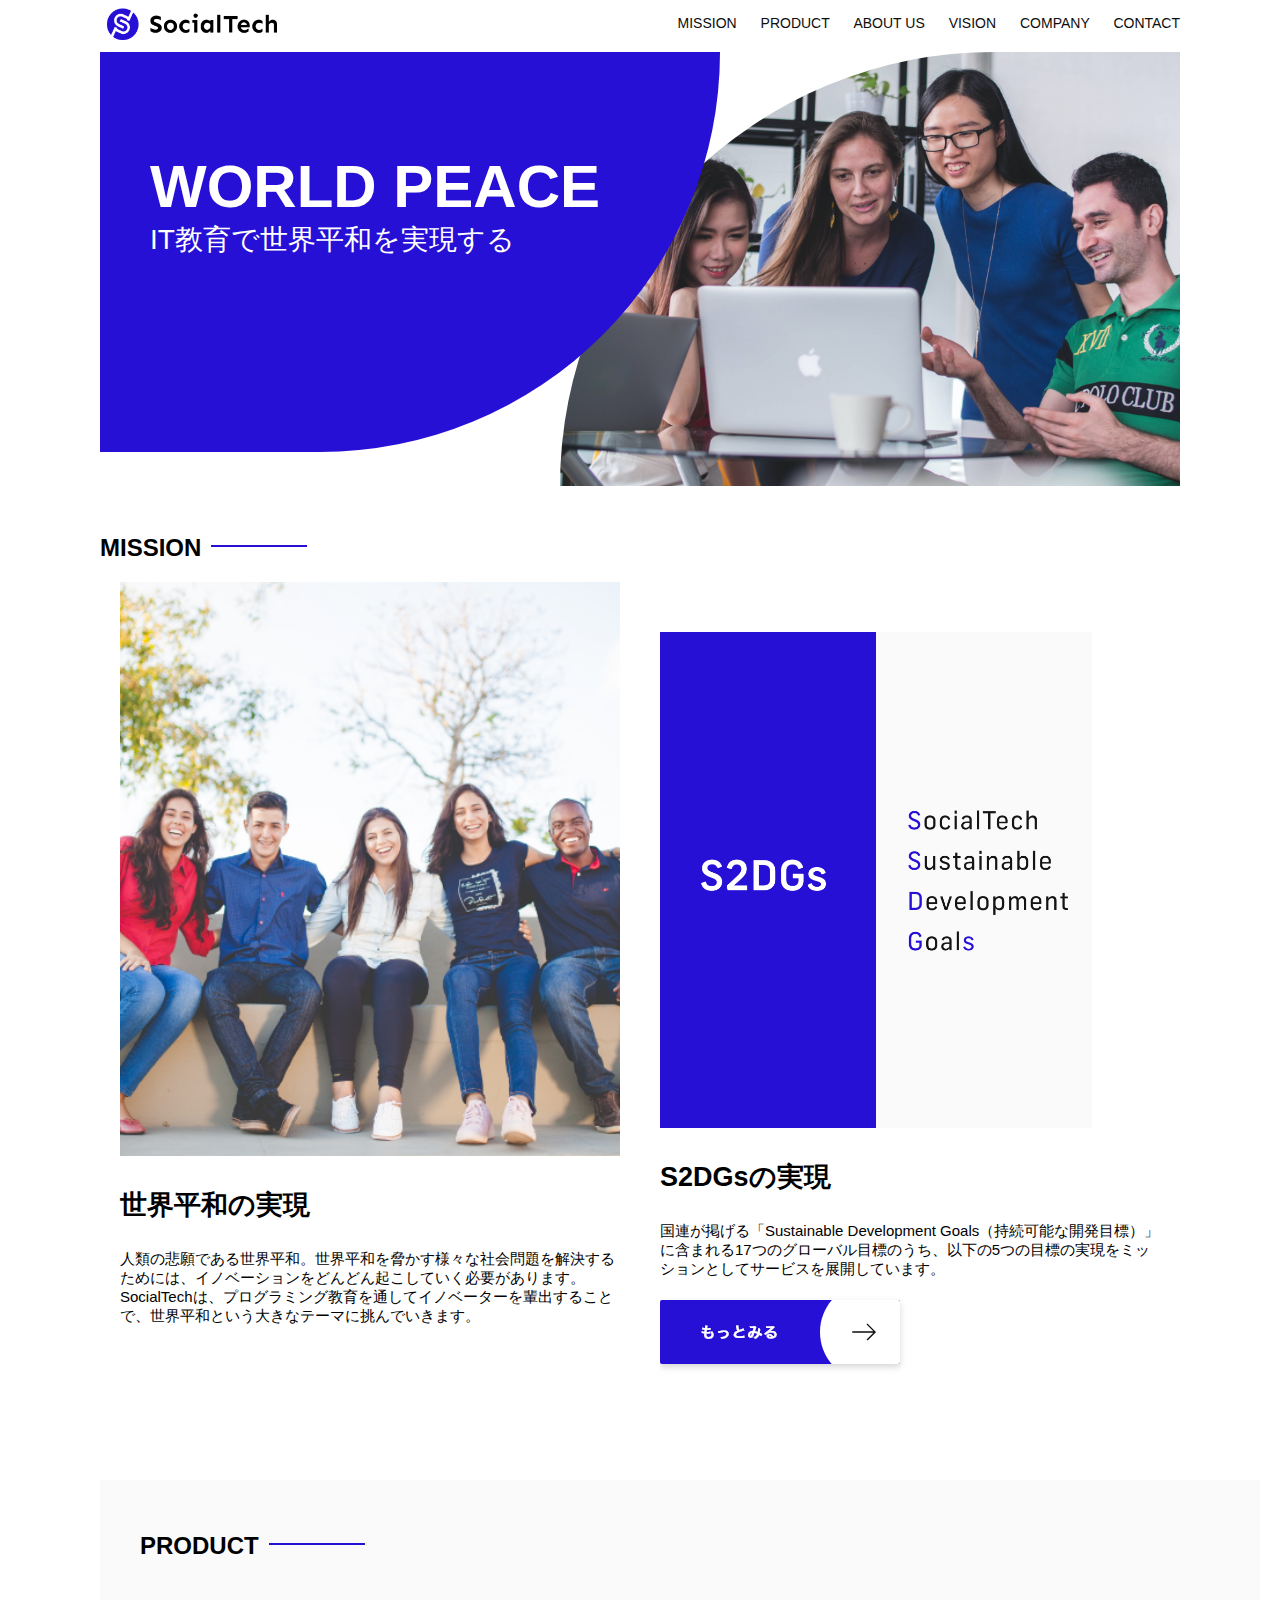
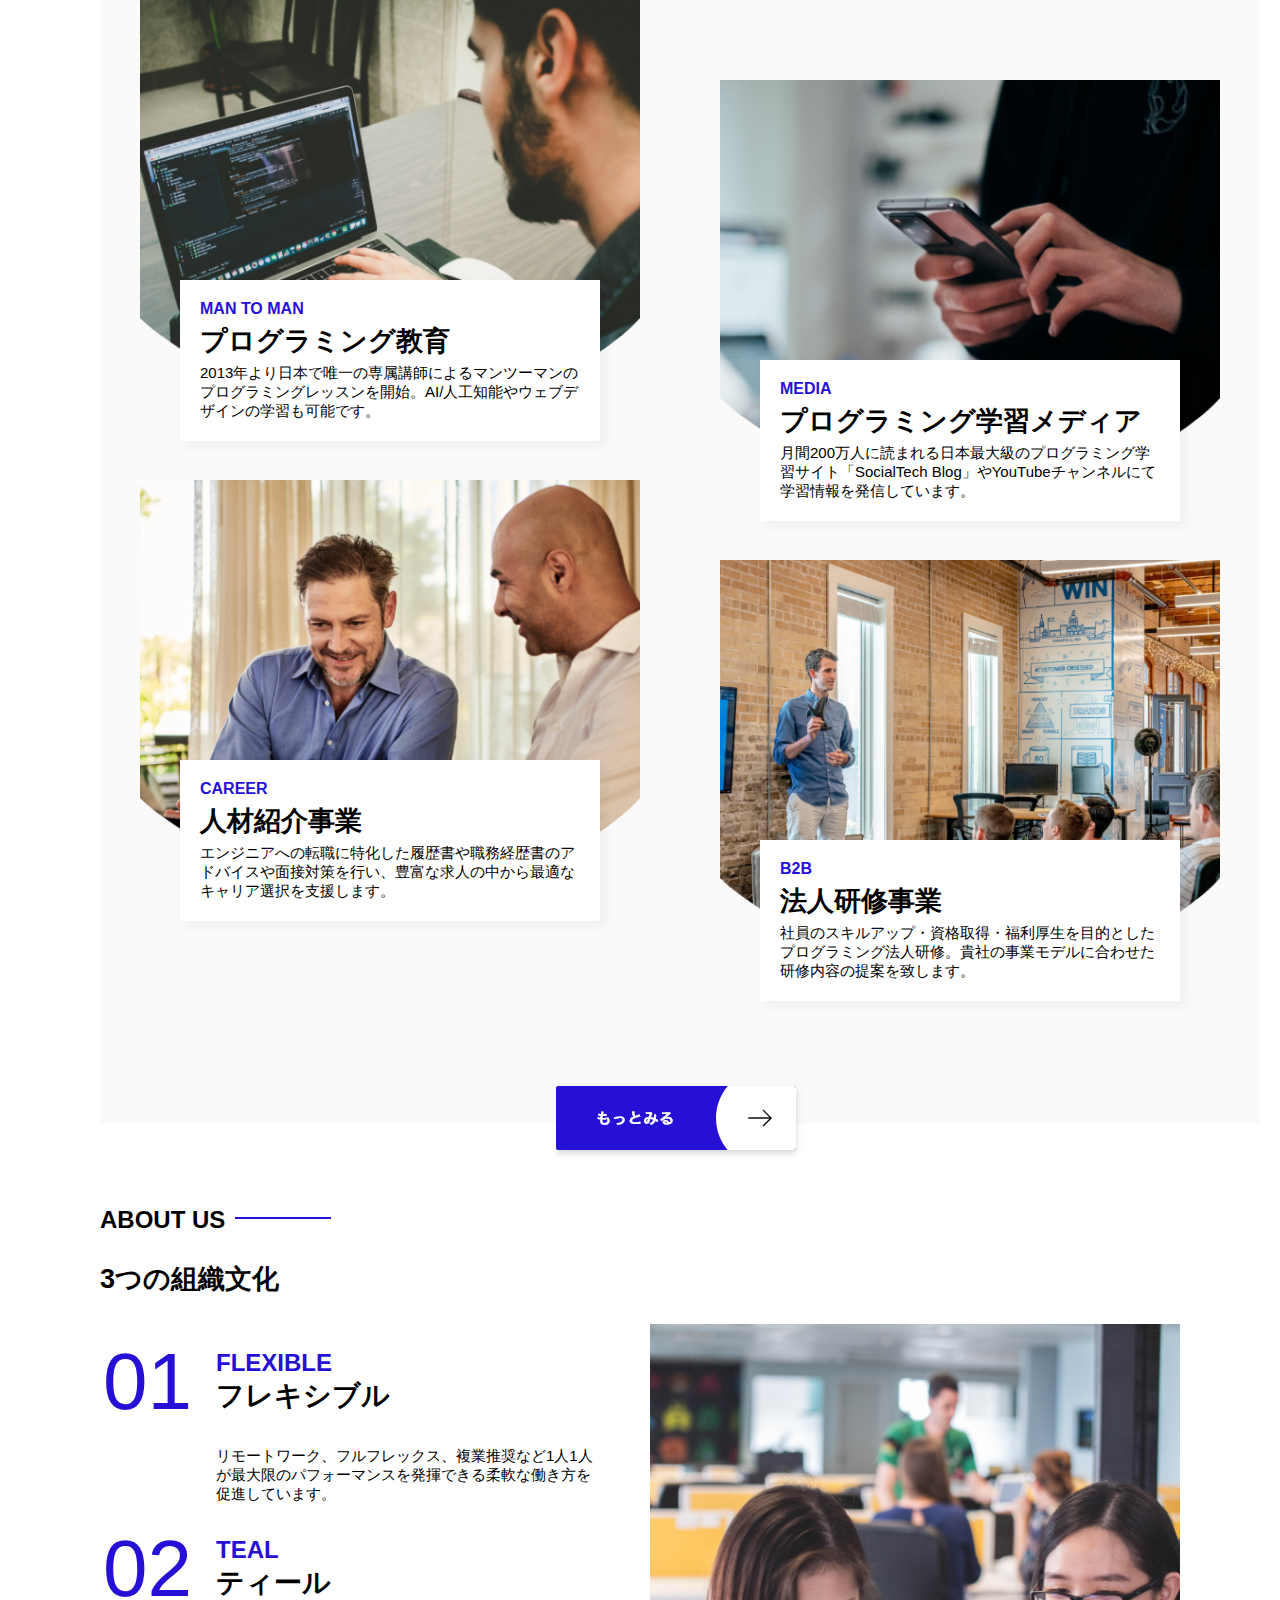
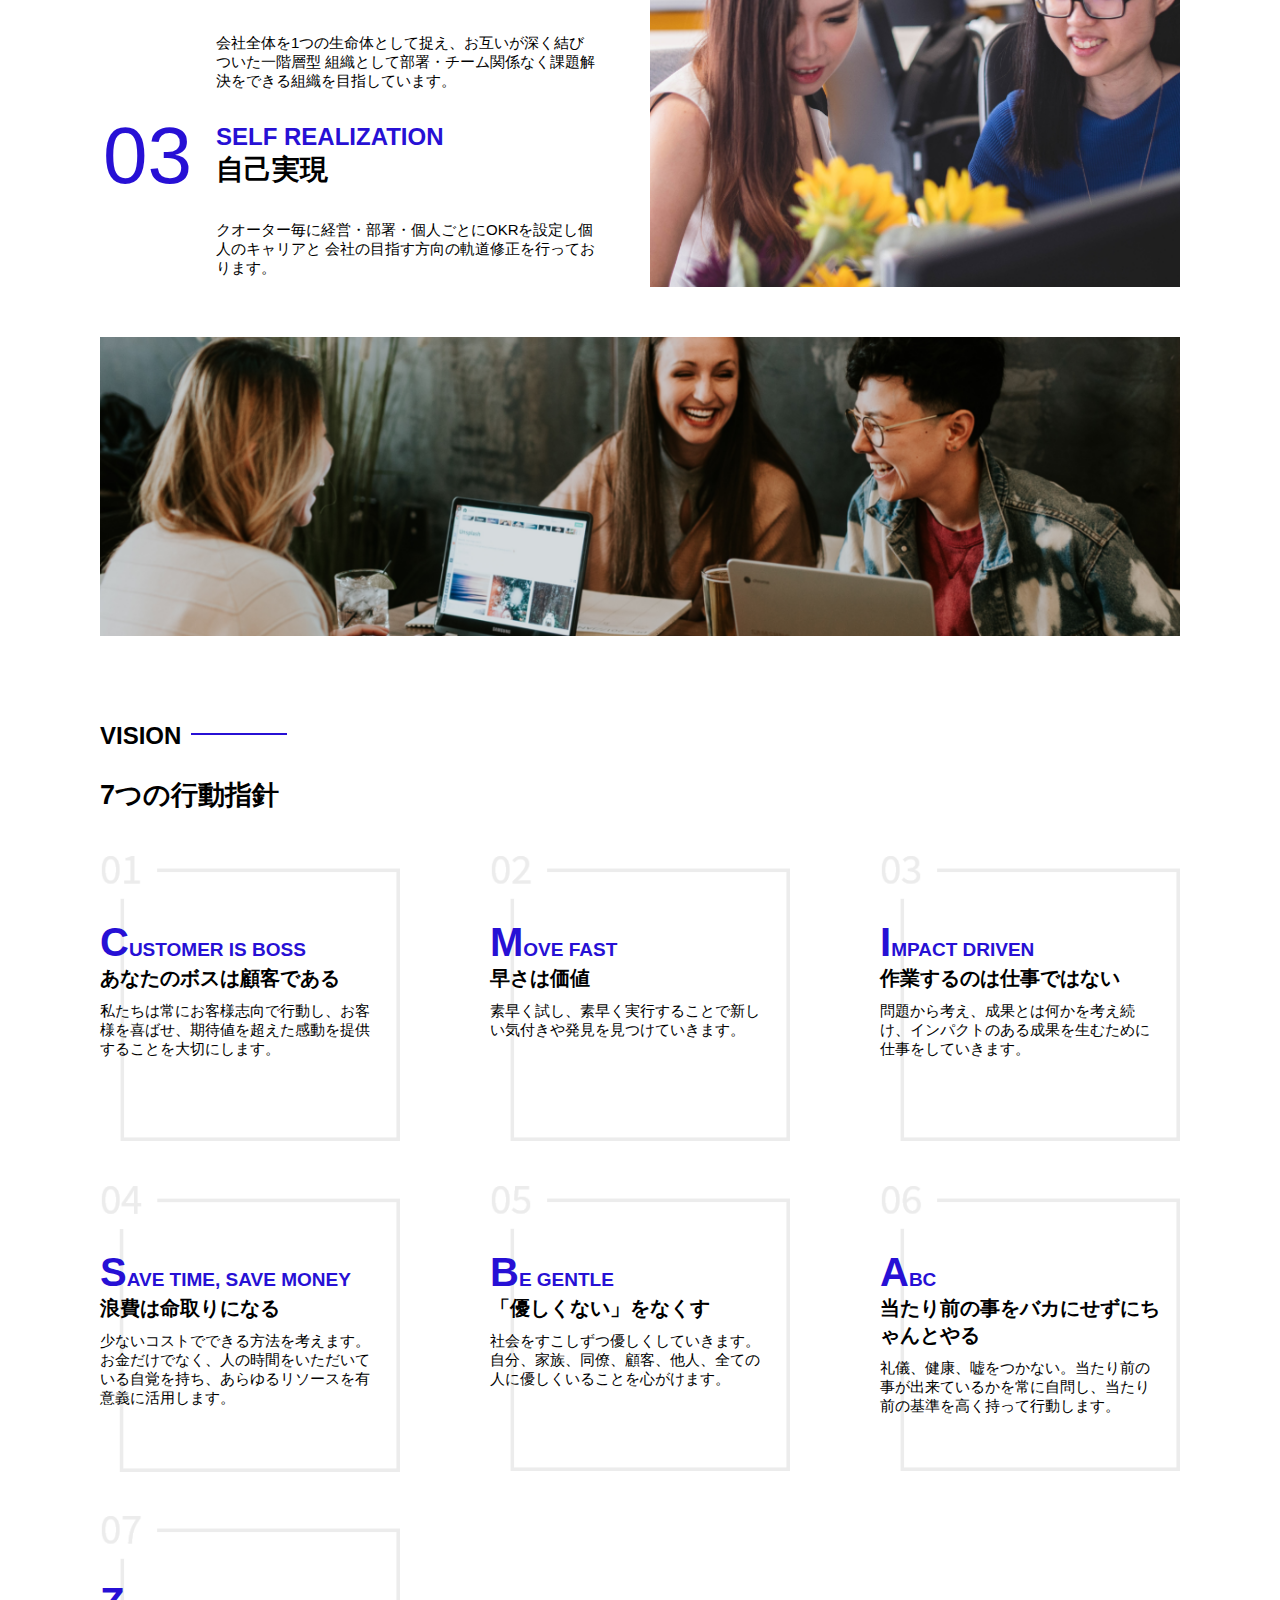
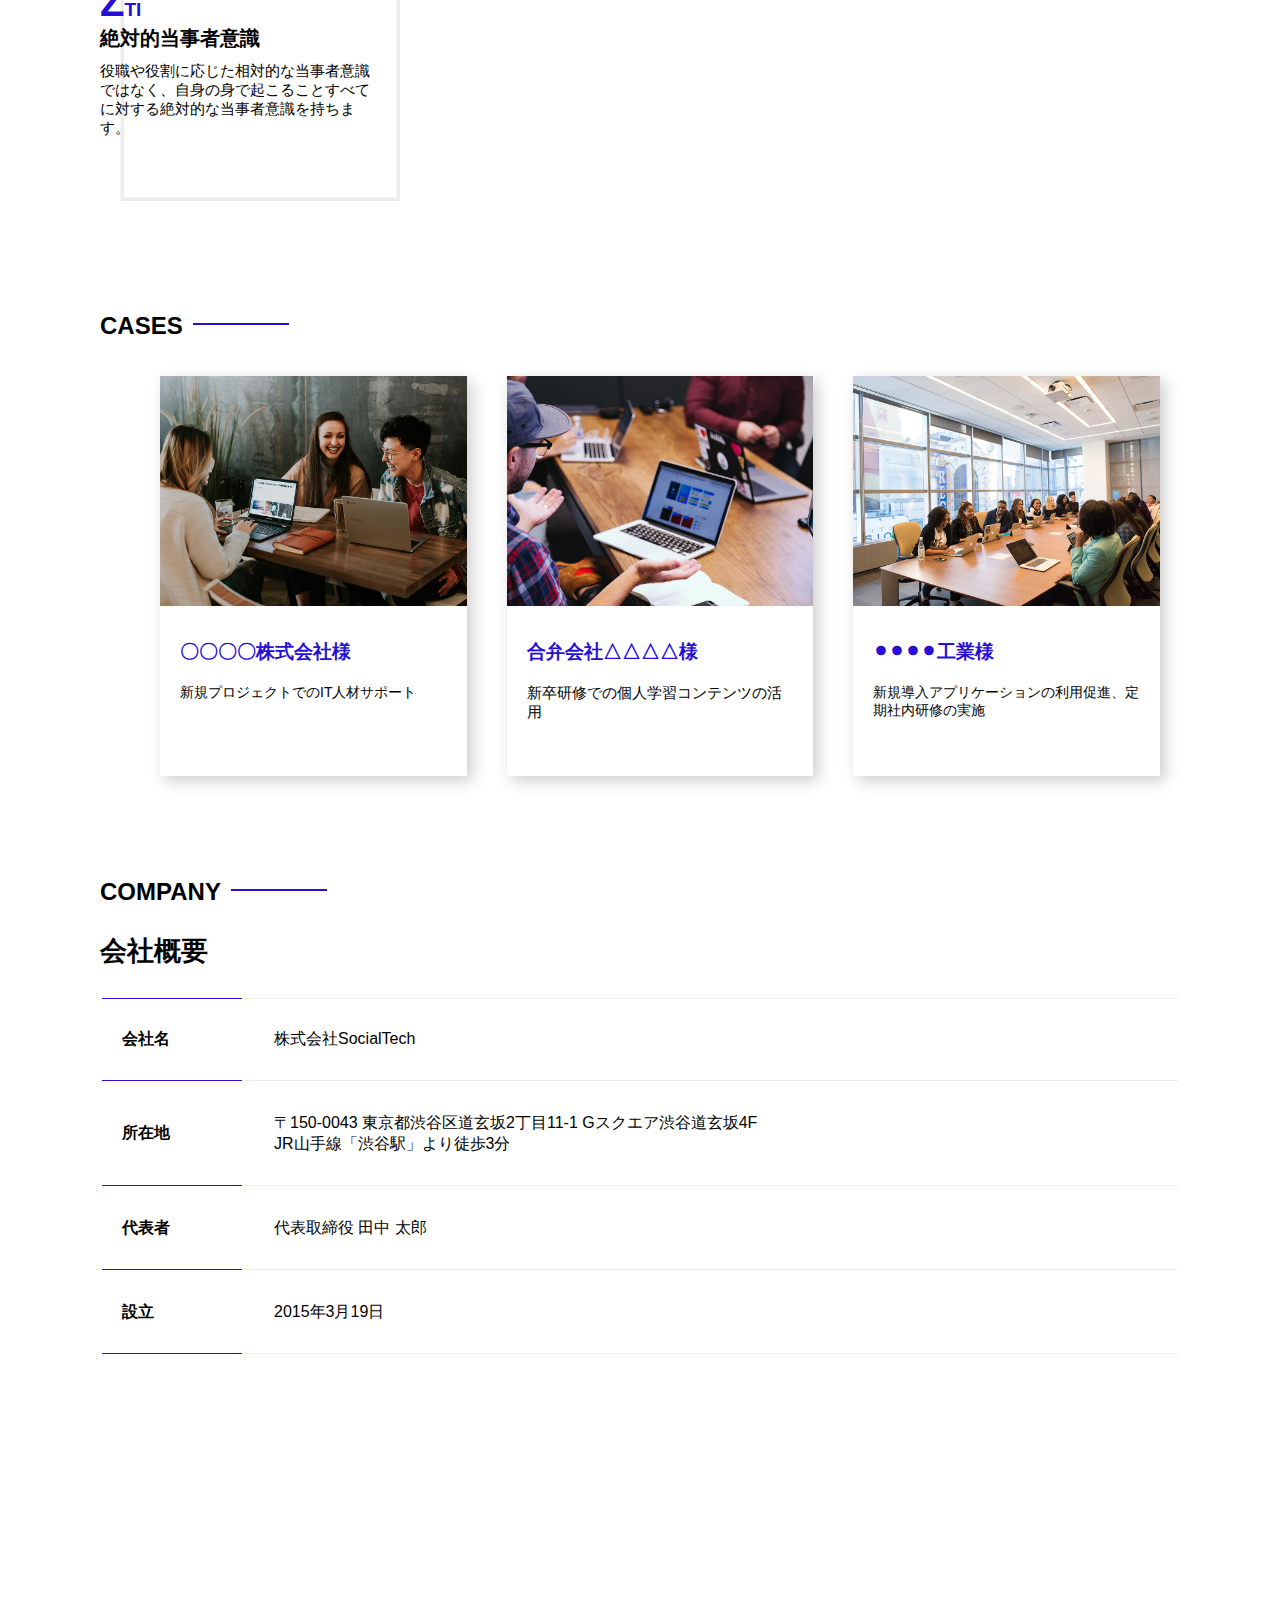
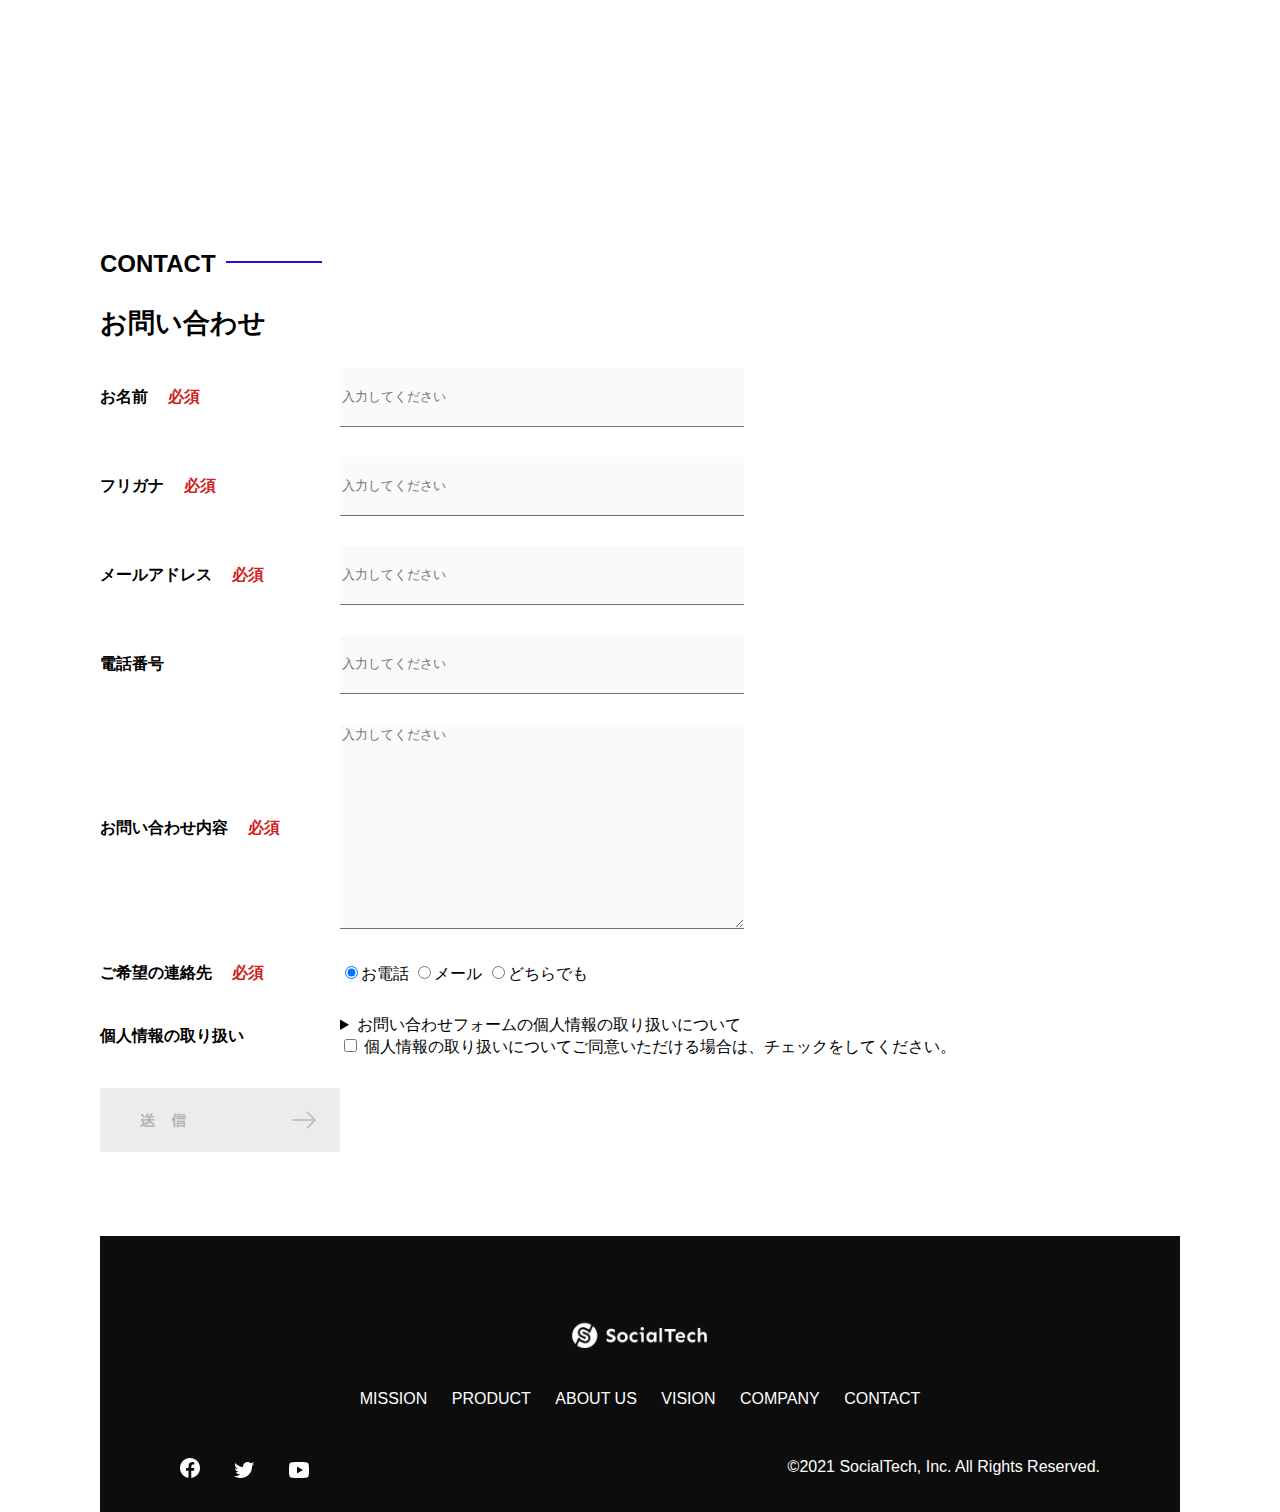
<file: kadai_012/index.html>
<!DOCTYPE html>
<html>
  <head>
    <title>SocialTech</title>
    <meta charset="UTF-8" />
    <meta
      name="description"
      content="SocialTechはEdTech業界のリーディングカンパニーを目指します。"
    />
    <meta name="viewport" content="width=device-width, initial-scale=1.0" />
    <link rel="stylesheet" href="style.css" />
  </head>
  <body>
    <!-- ヘッダー -->
    <header>
      <!-- ロゴ -->
      <a href="index.html" id="logo"
        ><img src="images/logo.png" alt="トップページに戻る"
      /></a>

      <!-- PC用ナビゲーション -->
      <nav id="nav-pc">
        <a href="mission.html">MISSION</a>
        <a href="product.html">PRODUCT</a>
        <a href="index.html#aboutus">ABOUT US</a>
        <a href="index.html#vision">VISION</a>
        <a href="index.html#company">COMPANY</a>
        <a href="index.html#contact">CONTACT</a>
      </nav>
    </header>
    <main>
      <article>
        <!-- メインビジュアル -->
        <section id="main-visual">
          <div id="main-message">
            <h1>WORLD PEACE</h1>
            <p>IT教育で世界平和を実現する</p>
          </div>
          <img
            src="images/index/index-main.png"
            alt="PCの周りに集まる多国籍の仲間たち"
          />
        </section>
        <!--ミッション-->
        <section id="mission">
          <h2 class="index-h2">MISSION</h2>
          <div id="mission-flex">
            <div>
              <img
                id="mission-photo"
                src="images/index/index-mission.png"
                alt="屋外のベンチで写真を撮影する多国籍の仲間たち"
              />
              <h3>世界平和の実現</h3>
              <p>
                人類の悲願である世界平和。世界平和を脅かす様々な社会問題を解決するためには、イノベーションをどんどん起こしていく必要があります。SocialTechは、プログラミング教育を通してイノベーターを輩出することで、世界平和という大きなテーマに挑んでいきます。
              </p>
            </div>
            <div>
              <img id="s2dgs" src="images/index/s2dgs.png" alt="S2DGs" />
              <h3>S2DGsの実現</h3>
              <p>
                国連が掲げる「Sustainable Development
                Goals（持続可能な開発目標）」に含まれる17つのグローバル目標のうち、以下の5つの目標の実現をミッションとしてサービスを展開しています。
              </p>
              <a href="mission.html">
                <img src="images/button-more.png" alt="もっとみる" />
              </a>
            </div>
          </div>
        </section>
        <!-- プロダクト -->
        <section id="product">
          <h2 class="index-h2">PRODUCT</h2>
          <div>
            <div id="product-left">
              <div>
                <img
                  class="product-photo"
                  src="images/index/index-mantoman.png"
                  alt="PCでコードを書く男性"
                />
                <div class="product-explain">
                  <span>MAN TO MAN</span>
                  <h3>プログラミング教育</h3>
                  <p>
                    2013年より日本で唯一の専属講師によるマンツーマンのプログラミングレッスンを開始。AI/人工知能やウェブデザインの学習も可能です。
                  </p>
                </div>
              </div>
              <div>
                <img
                  class="product-photo"
                  src="images/index/index-career.png"
                  alt="笑顔で話し合う2人の男性"
                />
                <div class="product-explain">
                  <span>CAREER</span>
                  <h3>人材紹介事業</h3>
                  <p>
                    エンジニアへの転職に特化した履歴書や職務経歴書のアドバイスや面接対策を行い、豊富な求人の中から最適なキャリア選択を支援します。
                  </p>
                </div>
              </div>
            </div>
            <div id="product-right">
              <div>
                <img
                  class="product-photo"
                  src="images/index/index-media.png"
                  alt="スマートフォンを操作する人"
                />
                <div class="product-explain">
                  <span>MEDIA</span>
                  <h3>プログラミング学習メディア</h3>
                  <p>
                    月間200万人に読まれる日本最大級のプログラミング学習サイト「SocialTech
                    Blog」やYouTubeチャンネルにて学習情報を発信しています。
                  </p>
                </div>
              </div>
              <div>
                <img
                  class="product-photo"
                  src="images/index/index-b2b.png"
                  alt="講演中の男性とそれを聴く人々"
                />
                <div class="product-explain">
                  <span>B2B</span>
                  <h3>法人研修事業</h3>
                  <p>
                    社員のスキルアップ・資格取得・福利厚生を目的としたプログラミング法人研修。貴社の事業モデルに合わせた研修内容の提案を致します。
                  </p>
                </div>
              </div>
            </div>
          </div>
          <div>
            <a id="product-more" href="product.html">
              <img src="images/button-more.png" alt="もっとみる" />
            </a>
          </div>
        </section>
        <!---ABOUT US-->
        <section id="aboutus">
          <h2 class="index-h2">ABOUT US</h2>
          <h3>3つの組織文化</h3>
          <div>
            <table class="culture-table">
              <tr>
                <td>
                  <span class="culture-num">01</span>
                </td>
                <td>
                  <span class="culture-en">FLEXIBLE</span>
                  <span class="culture-jp">フレキシブル</span>
                </td>
              </tr>
              <tr>
                <td>
                  <!--空のセル-->
                </td>
                <td>
                  <p class="culture-description">
                    リモートワーク、フルフレックス、複業推奨など1人1人が最大限のパフォーマンスを発揮できる柔軟な働き方を促進しています。
                  </p>
                </td>
              </tr>
              <tr>
                <td>
                  <span class="culture-num">02</span>
                </td>
                <td>
                  <span class="culture-en">TEAL</span>
                  <span class="culture-jp">ティール</span>
                </td>
              </tr>
              <tr>
                <td>
                  <!--空のセル-->
                </td>
                <td>
                  <p class="culture-description">
                    会社全体を1つの生命体として捉え、お互いが深く結びついた一階層型
                    組織として部署・チーム関係なく課題解決をできる組織を目指しています。
                  </p>
                </td>
              </tr>
              <tr>
                <td>
                  <span class="culture-num">03</span>
                </td>
                <td>
                  <span class="culture-en">SELF REALIZATION</span>
                  <span class="culture-jp">自己実現</span>
                </td>
              </tr>
              <tr>
                <td>
                  <!--空のセル-->
                </td>
                <td>
                  <p class="culture-description">
                    クオーター毎に経営・部署・個人ごとにOKRを設定し個人のキャリアと
                    会社の目指す方向の軌道修正を行っております。
                  </p>
                </td>
              </tr>
            </table>
            <img
              class="culture-img"
              src="images/index/index-aboutus1.png"
              alt="笑顔で話し合う2人の女性"
            />
          </div>
          <img
            class="culture-img2"
            src="images/index/index-aboutus2.png"
            alt="笑顔で話し合う3人の男女"
          />
        </section>
        <!-- VISION -->
        <section id="vision">
          <h2 class="index-h2">VISION</h2>
          <h3>7つの行動指針</h3>
          <div>
            <div class="vision-box">
              <img src="images/index/vision-01.png" alt="01" />
              <span>
                <h4>CUSTOMER IS BOSS</h4>
                <h5>あなたのボスは顧客である</h5>
                <p>
                  私たちは常にお客様志向で行動し、お客様を喜ばせ、期待値を超えた感動を提供することを大切にします。
                </p>
              </span>
            </div>
            <div class="vision-box">
              <img src="images/index/vision-02.png" alt="02" />
              <span>
                <h4>MOVE FAST</h4>
                <h5>早さは価値</h5>
                <p>
                  素早く試し、素早く実行することで新しい気付きや発見を見つけていきます。
                </p>
              </span>
            </div>
            <div class="vision-box">
              <img src="images/index/vision-03.png" alt="03" />
              <span>
                <h4>IMPACT DRIVEN</h4>
                <h5>作業するのは仕事ではない</h5>
                <p>
                  問題から考え、成果とは何かを考え続け、インパクトのある成果を生むために仕事をしていきます。
                </p>
              </span>
            </div>
            <div class="vision-box">
              <img src="images/index/vision-04.png" alt="04" />
              <span>
                <h4>SAVE TIME, SAVE MONEY</h4>
                <h5>浪費は命取りになる</h5>
                <p>
                  少ないコストでできる方法を考えます。お金だけでなく、人の時間をいただいている自覚を持ち、あらゆるリソースを有意義に活用します。
                </p>
              </span>
            </div>
            <div class="vision-box">
              <img src="images/index/vision-05.png" alt="05" />
              <span>
                <h4>BE GENTLE</h4>
                <h5>「優しくない」をなくす</h5>
                <p>
                  社会をすこしずつ優しくしていきます。自分、家族、同僚、顧客、他人、全ての人に優しくいることを心がけます。
                </p>
              </span>
            </div>
            <div class="vision-box">
              <img src="images/index/vision-06.png" alt="06" />
              <span>
                <h4>ABC</h4>
                <h5>当たり前の事をバカにせずにちゃんとやる</h5>
                <p>
                  礼儀、健康、嘘をつかない。当たり前の事が出来ているかを常に自問し、当たり前の基準を高く持って行動します。
                </p>
              </span>
            </div>
            <div class="vision-box">
              <img src="images/index/vision-07.png" alt="07" />
              <span>
                <h4>ZTI</h4>
                <h5>絶対的当事者意識</h5>
                <p>
                  役職や役割に応じた相対的な当事者意識ではなく、自身の身で起こることすべてに対する絶対的な当事者意識を持ちます。
                </p>
              </span>
            </div>
          </div>
        </section>
        <!-- CASES -->
        <div>
          <section id="cases">
            <h2 class="index-h2">CASES</h2>
            <ul>
              <li class="case-card">
                <img class="case-img" src="images/index/case-1.png" alt="仲良く語り合う３人">
                <div class="case-info">
                  <h3 class="case-name">〇〇〇〇株式会社様</h3>
                  <p class="case-content">新規プロジェクトでのIT人材サポート</p>
                </div>
              </li>
              <li class="case-card">
                <img class= case-img src="images/index/case-2.png" alt="PCでコンテンツを見る">
                <div class="case-info">
                  <h3 class="case-name">合弁会社△△△△様</h3>
                  <p class="case-contnt">新卒研修での個人学習コンテンツの活用</p>
                </div>
              </li>
              <li class="case-card">
                <img class="case-img" src="images/index/case-3.png" alt="社内研修中の会議室">
                <div class="case-info">
                  <h3 class="case-name">⚫︎⚫︎⚫︎⚫︎工業様</h3>
                  <p class="case-content">新規導入アプリケーションの利用促進、定期社内研修の実施</p>
                </div>
              </li>
            </ul>
          </section>
        </div>

        <!-- COMPANY -->
        <section id="company">
          <h2 class="index-h2">COMPANY</h2>
          <h3>会社概要</h3>
          <table id="company-table">
            <tr>
              <th class="tableheader-first">会社名</th>
              <td class="cell-first">株式会社SocialTech</td>
            </tr>
            <tr>
              <th class="tableheader">所在地</th>
              <td class="cell">
                〒150-0043 東京都渋谷区道玄坂2丁目11-1 Gスクエア渋谷道玄坂4F<br />JR山手線「渋谷駅」より徒歩3分
              </td>
            </tr>
            <tr>
              <th class="tableheader">代表者</th>
              <td class="cell">代表取締役 田中 太郎</td>
            </tr>
            <tr>
              <th class="tableheader">設立</th>
              <td class="cell">2015年3月19日</td>
            </tr>
          </table>
          <iframe
            src="https://www.google.com/maps/embed?pb=!1m18!1m12!1m3!1d3241.7759544892483!2d139.69399665123464!3d35.65789123876098!2m3!1f0!2f0!3f0!3m2!1i1024!2i768!4f13.1!3m3!1m2!1s0x60188caa0042e8d1%3A0xba130bea826a7aa2!2z44CSMTUwLTAwNDMg5p2x5Lqs6YO95riL6LC35Yy66YGT546E5Z2C77yS5LiB55uu77yR77yR4oiS77yR!5e0!3m2!1sja!2sjp!4v1636872991912!5m2!1sja!2sjp"
            style="border: 0"
            allowfullscreen=""
            loading="lazy"
          >
          </iframe>
        </section>
        <!-- お問い合わせフォーム -->
        <section id="contact">
          <h2 class="index-h2">CONTACT</h2>
          <h3>お問い合わせ</h3>
          <form>
            <div>
              <div class="contact-heading">
                <label class="contact-label"
                  >お名前<span class="contact-span">必須</span></label
                >
              </div>
              <div class="contact-form">
                <input
                  type="text"
                  name="name"
                  placeholder="入力してください"
                  class="contact-textbox"
                />
              </div>
            </div>
            <div>
              <div class="contact-heading">
                <label class="contact-label"
                  >フリガナ<span class="contact-span">必須</span></label
                >
              </div>
              <div>
                <input
                  type="text"
                  name="hurigana"
                  placeholder="入力してください"
                  class="contact-textbox"
                />
              </div>
            </div>
            <div>
              <div class="contact-heading">
                <label class="contact-label"
                  >メールアドレス<span class="contact-span">必須</span></label
                >
              </div>
              <div>
                <input
                  type="text"
                  name="email"
                  placeholder="入力してください"
                  class="contact-textbox"
                />
              </div>
            </div>
            <div>
              <div class="contact-heading">
                <label class="contact-label">電話番号</label>
              </div>
              <div>
                <input
                  type="text"
                  name="tel"
                  placeholder="入力してください"
                  class="contact-textbox"
                />
              </div>
            </div>
            <div>
              <div class="contact-heading">
                <label class="contact-label"
                  >お問い合わせ内容<span class="contact-span">必須</span></label
                >
              </div>
              <div>
                <textarea
                  class="contact-textarea"
                  placeholder="入力してください"
                  name="message"
                ></textarea>
              </div>
            </div>
            <div>
              <div class="contact-heading">
                <label class="contact-label"
                  >ご希望の連絡先<span class="contact-span">必須</span></label
                >
              </div>
              <div>
                <input
                  class="radiobutton"
                  type="radio"
                  value="tel"
                  name="contact"
                  checked
                /><label>お電話</label>
                <input
                  class="radiobutton"
                  type="radio"
                  value="mail"
                  name="contact"
                /><label>メール</label>
                <input
                  class="radiobutton"
                  type="radio"
                  value="both"
                  name="contact"
                /><label>どちらでも</label>
              </div>
            </div>
            <div>
              <div class="contact-heading">
                <label class="contact-label">個人情報の取り扱い</label>
              </div>
              <div>
                <details>
                  <summary>
                    お問い合わせフォームの個人情報の取り扱いについて
                  </summary>
                  <div>
                    <span>１．組織の名称又は氏名</span><br />
                    株式会社SocialTech<br /><br />
                    <span
                      >２．個人情報保護管理者（若しくはその代理人）の氏名又は職名、所属及び連絡先
                      鈴木 一郎 コーポレート部</span
                    ><br />
                    メールアドレス：support@socialtech.net<br />
                    TEL：03-xxxx-xxxx<br />
                    <span>３．個人情報の利用目的</span><br />
                    ・本サービス及び本サービスに関連する情報の提供又はそれらに関する連絡のため<br />
                    ・ユーザーの本人確認のため<br />
                    ・当社サービスのご案内のため<br />
                    ・当社の商品等の広告または宣伝（電子メールによるものを含むものとします。）<br /><br />
                    <span>４．個人情報の取り扱い業務の委託</span><br />
                    個人情報の取扱業務の全部または一部を外部に業務委託する場合があります。<br />
                    その際、弊社は、個人情報を適切に保護できる管理体制を敷き実行していることを条件として<br />
                    委託先を厳選したうえで、機密保持契約を委託先と締結し、お客様の個人情報を厳密に管理させます。<br /><br />
                    <span>５．個人情報の開示等の請求</span><br />
                    お客様は、弊社に対してご自身の個人情報の開示等（利用目的の通知、開示、内容の訂正・追加・削除、利用の停止または消去、第三者への提供の停止）に関して、当社問合わせ窓口に申し出ることができます。<br />
                    その際、弊社はお客様ご本人を確認させていただいたうえで、合理的な期間内に対応いたします。<br /><br />
                    なお、個人情報に関する弊社問合わせ先は、次の通りです。<br /><br />
                    株式会社SocialTech　個人情報問合せ窓口<br />
                    〒150-0043　東京都渋谷区道玄坂2丁目11-1 Ｇスクエア渋谷道玄坂
                    4F<br />
                    メールアドレス：support@socialtech.net　TEL：03-xxxx-xxxx<br /><br />
                    <span>６．個人情報を提供されることの任意性について</span
                    ><br /><br />
                    お客様がご自身の個人情報を弊社に提供されるか否かは、お客様のご判断によりますが、もしご提供されない場合には、適切なサービスが提供できない場合がありますので予めご了承ください。
                  </div>
                </details>
                <input type="checkbox" name="agree" />
                <span
                  >個人情報の取り扱いについてご同意いただける場合は、チェックをしてください。</span
                >
              </div>
            </div>
            <input
              type="image"
              value="Submit"
              src="images/button-submit.png"
              alt="送信する"
            />
          </form>
        </section>
      </article>
      <footer>
        <div id="footer-logo">
          <img src="images/logo-sp.png" alt="SocialTech" />
        </div>
        <div id="footer-link">
          <a href="mission.html">MISSION</a>
          <a href="product.html">PRODUCT</a>
          <a href="index.html#aboutus">ABOUT US</a>
          <a href="index.html#vision">VISION</a>
          <a href="index.html#company">COMPANY</a>
          <a href="index.html#contact">CONTACT</a>
        </div>
        <div id="sns-footer">
          <a href="https://www.facebook.com/sejuku2013"
            ><img src="images/button-facebook.png" alt="Facebookのリンク"
          /></a>
          <a href="https://twitter.com/samuraijuku"
            ><img src="images/button-twitter.png" alt="Twitterのリンク"
          /></a>
          <a href="https://www.youtube.com/channel/UCCFOQO5aDK0xXam4cUQXT8g"
            ><img src="images/button-youtube.png" alt="YouTubeのリンク"
          /></a>
          <span id="copyright"
            >&copy;2021 SocialTech, Inc. All Rights Reserved.
          </span>
        </div>
      </footer>
    </main>
  </body>
</html>
</file>
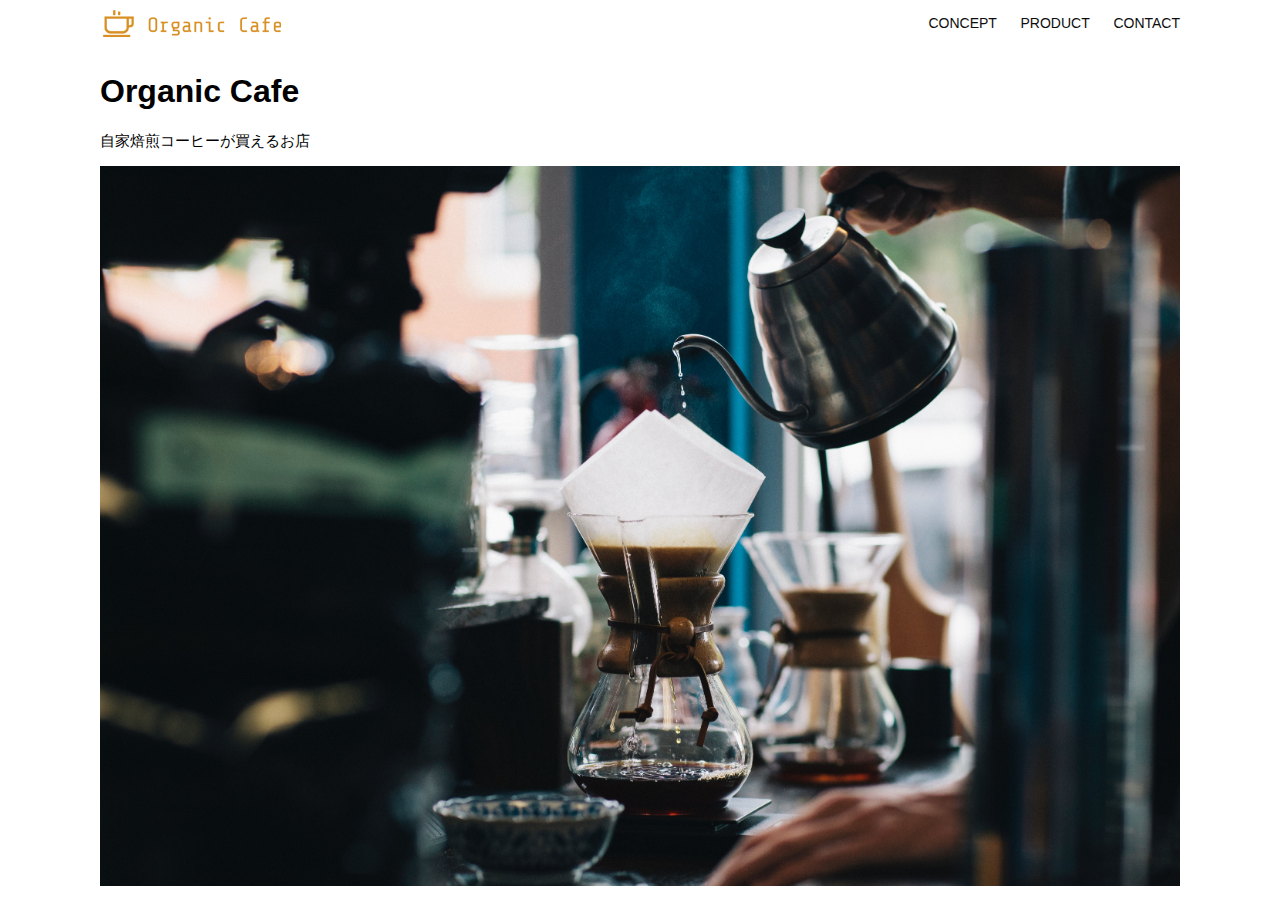
<file: kadai_013/index.html>
<!DOCTYPE html>
<html>
  <head>
    <title>Organic Cafe</title>
    <meta charset="UTF-8" />
    <meta
      name="description"
      content="自家焙煎のコーヒーがお家で楽しめるOrganic Cafe"
    />
    <meta name="viewport" content="width=device-width, initial-scale=1.0" />
    <link rel="stylesheet" href="style.css" />
  </head>
  <body>
    <!-- ヘッダー -->
    <header>
      <!-- ロゴ -->
      <a href="index.html" id="logo"
        ><img src="images/logo.png" alt="トップページに戻る"
      /></a>

      <!-- PC用ナビゲーション -->
      <nav id="nav-pc">
        <a href="index.html#concept">CONCEPT</a>
        <a href="index.html#product">PRODUCT</a>
        <a href="index.html#contact">CONTACT</a>
      </nav>
      <!-- スマホ用メニューボタン -->
      <img id="menu-sp" src="images/button-menu.png" alt="ナビゲーションを開く" onclick="document.getElementById('nav-sp').style.display = 'block';">
      <!-- スマホ用ナビゲーション -->
      <nav id="nav-sp">
        <img id="close" src="images/button-close.png" alt="ナビゲーションを閉じる" onclick="document.getElementById('nav-sp').style.display = 'none'">
        <a id="logo-sp" href="index.html" onclick="document.getElementById('nav-sp').style.display = 'none'"><img src="images/logo-sp.png" alt="トップページに戻る"></a>
        <a class="menu" href="index.html#concept" onclick="document.getElementById('nav-sp').style.display = 'none'">CONCEPT</a>
        <a class="menu" href="index.html#product" onclick="document.getElementById('nav-sp').style.display = 'none'">PRODUCT</a>
        <a class="menu" href="index.html#contact" onclick="document.getElementById('nav-sp').style.display = 'none'">CONTACT</a>       
      </nav>
    </header>
    <main>
      <article>
        <!-- メインビジュアル -->
        <section id="main-visual">
          <div id="main-message">
            <h1>Organic Cafe</h1>
            <p>自家焙煎コーヒーが買えるお店</p>
          </div>
          <img
            src="images/main-image.jpg"
            alt="コーヒーをハンドドリップで淹れる画像"
          />
        </section>
      </article>
    </main>
  </body>
</html>
</file>
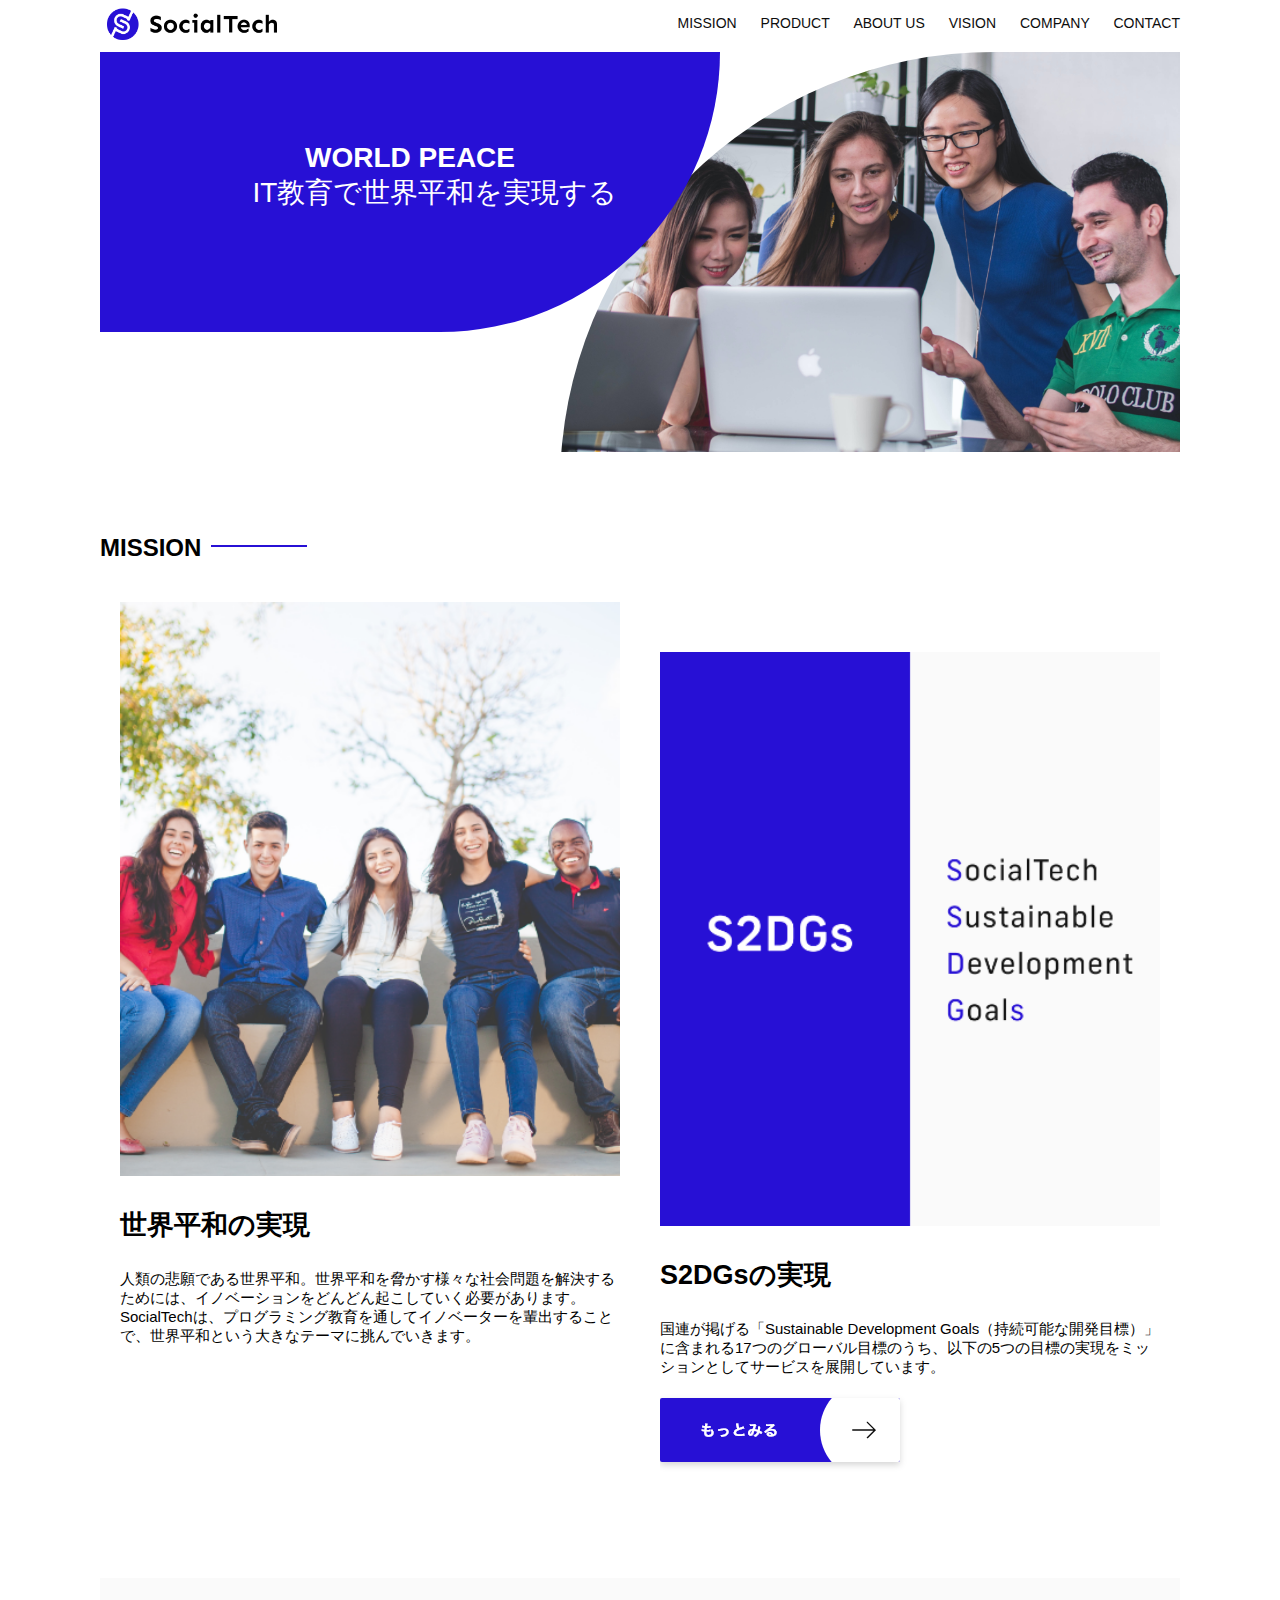
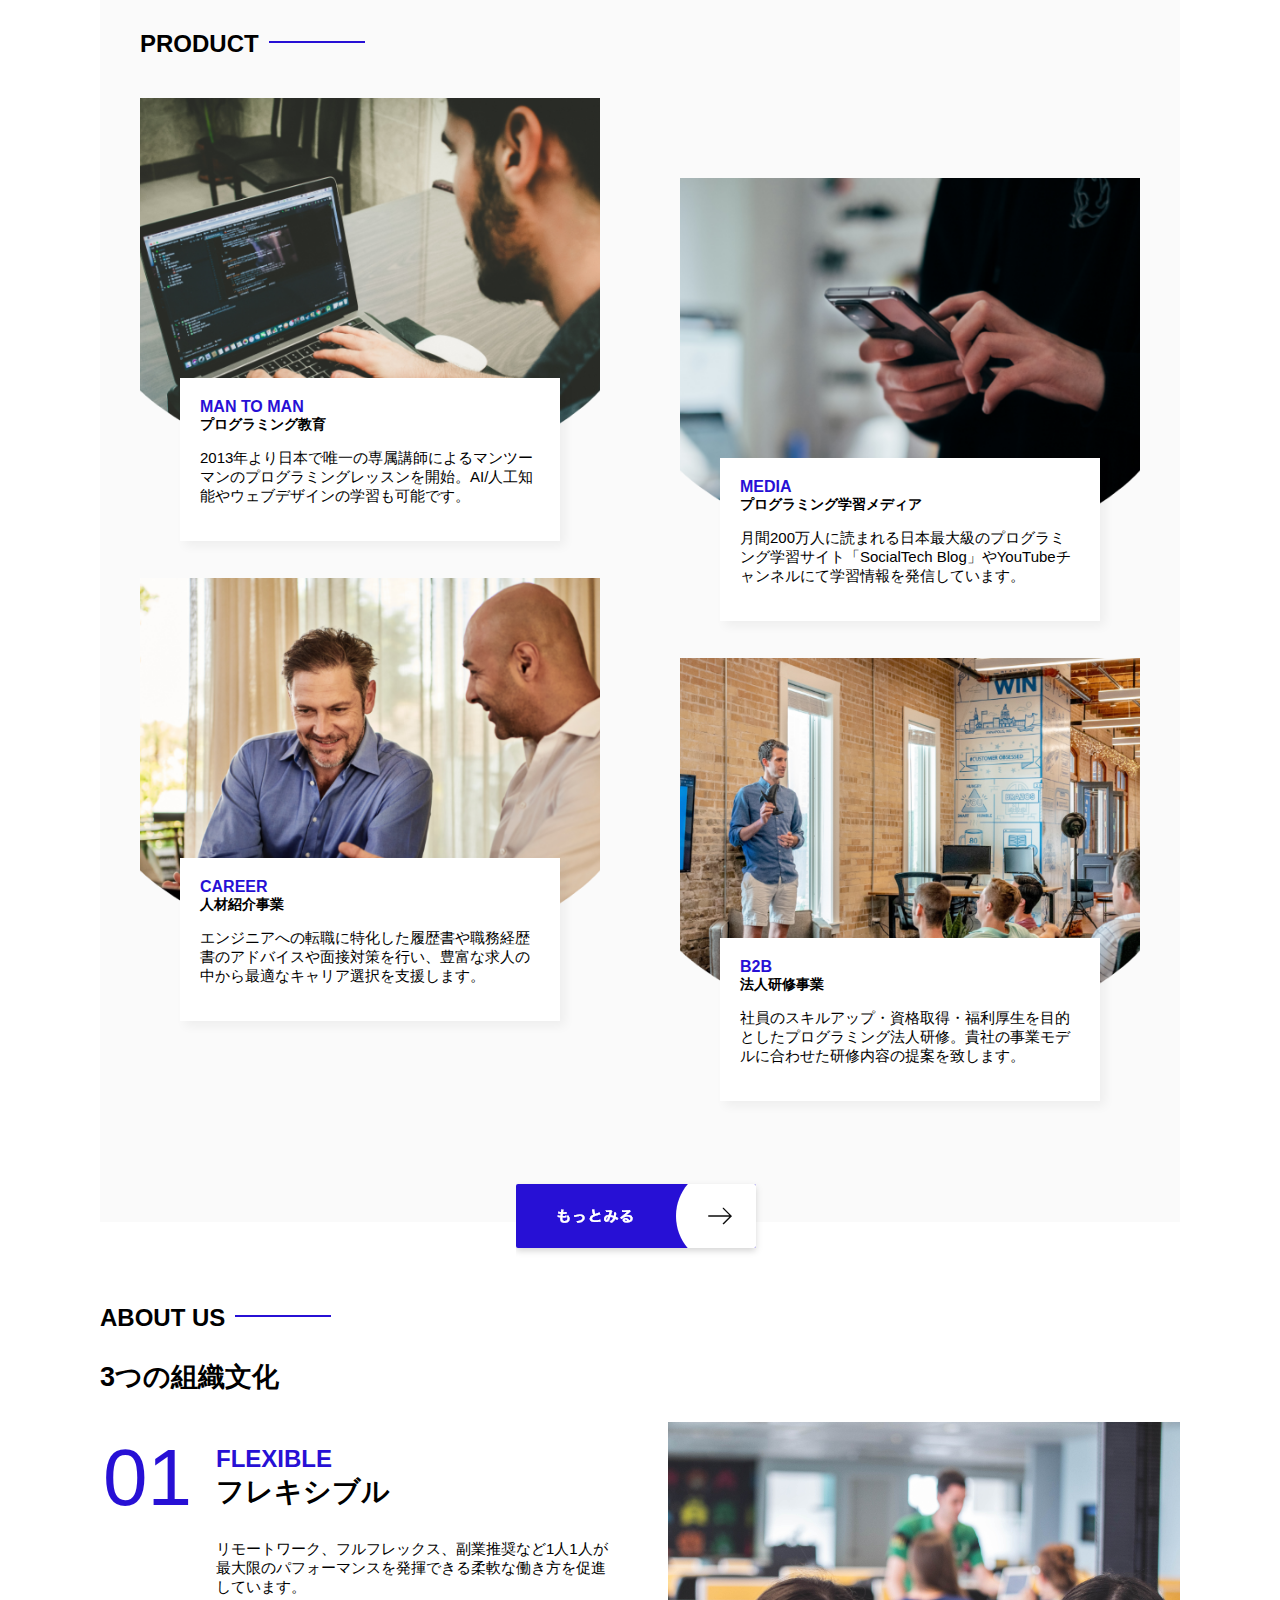
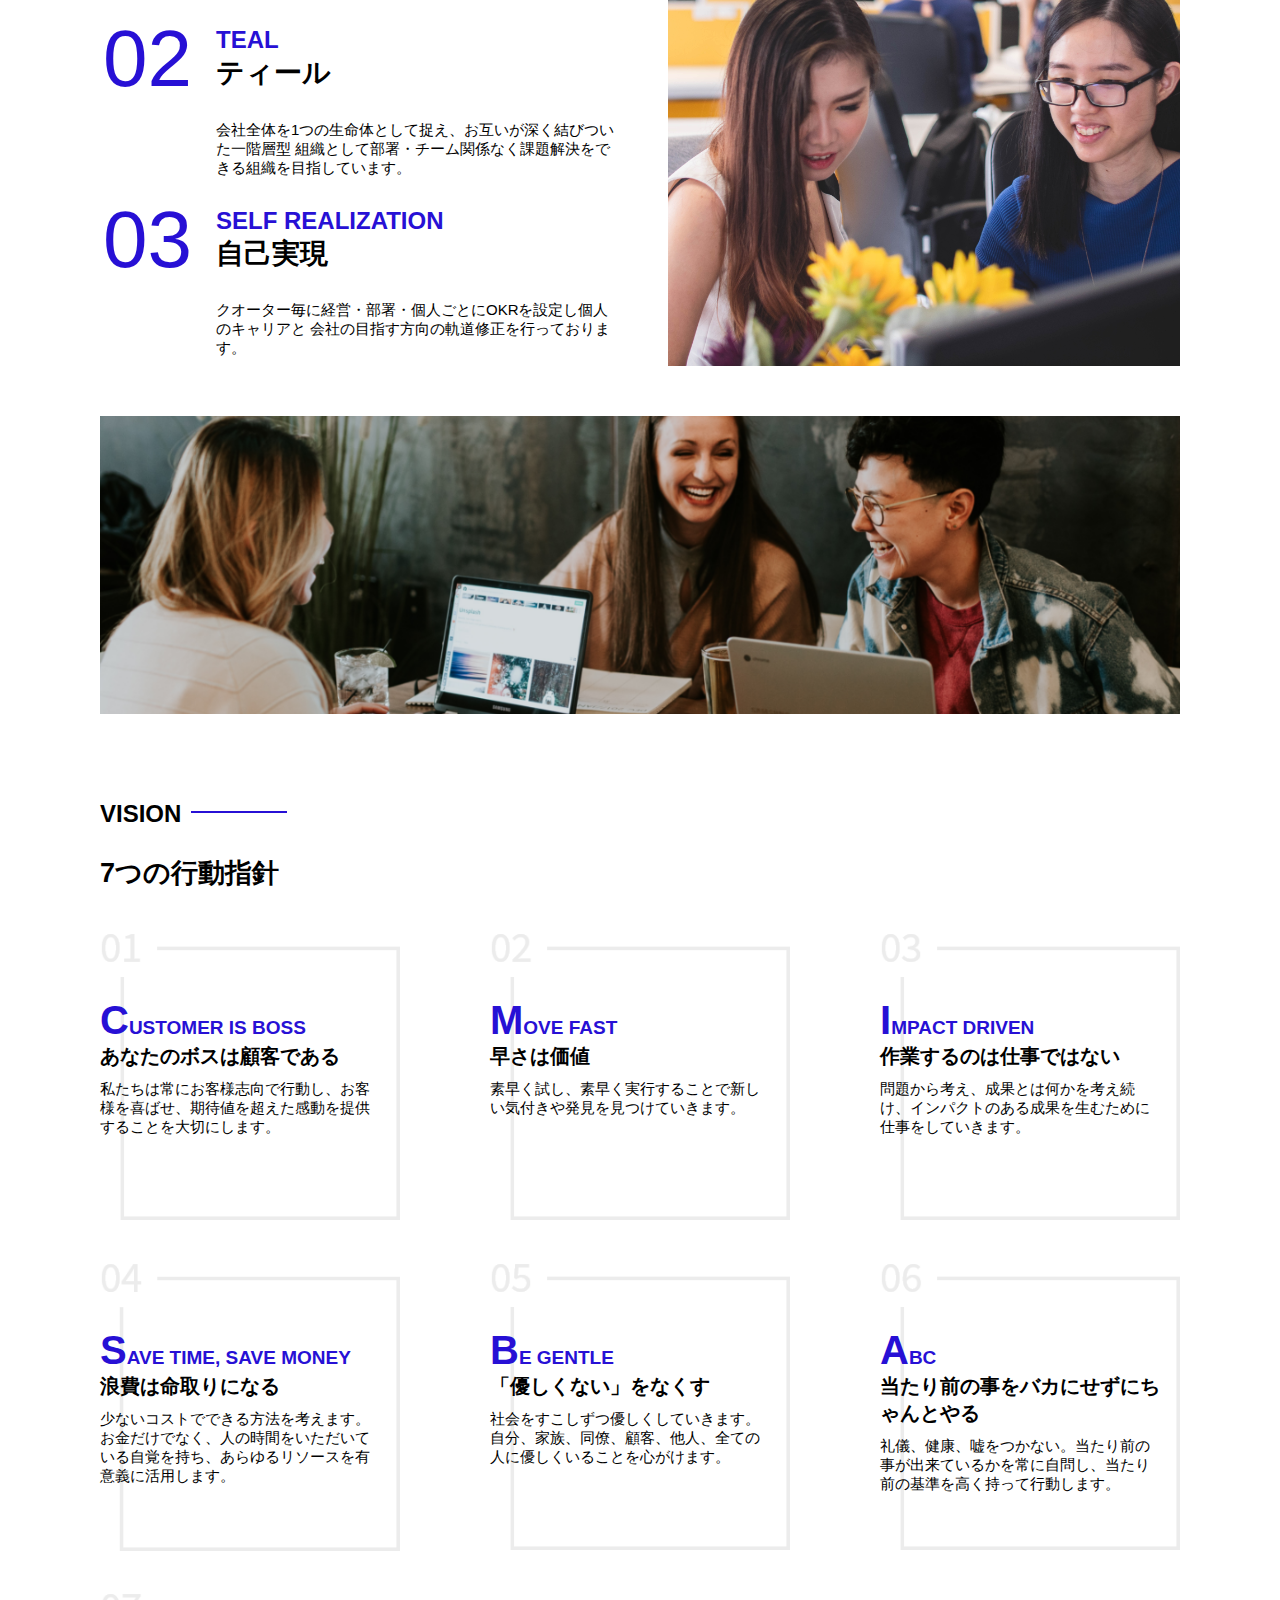
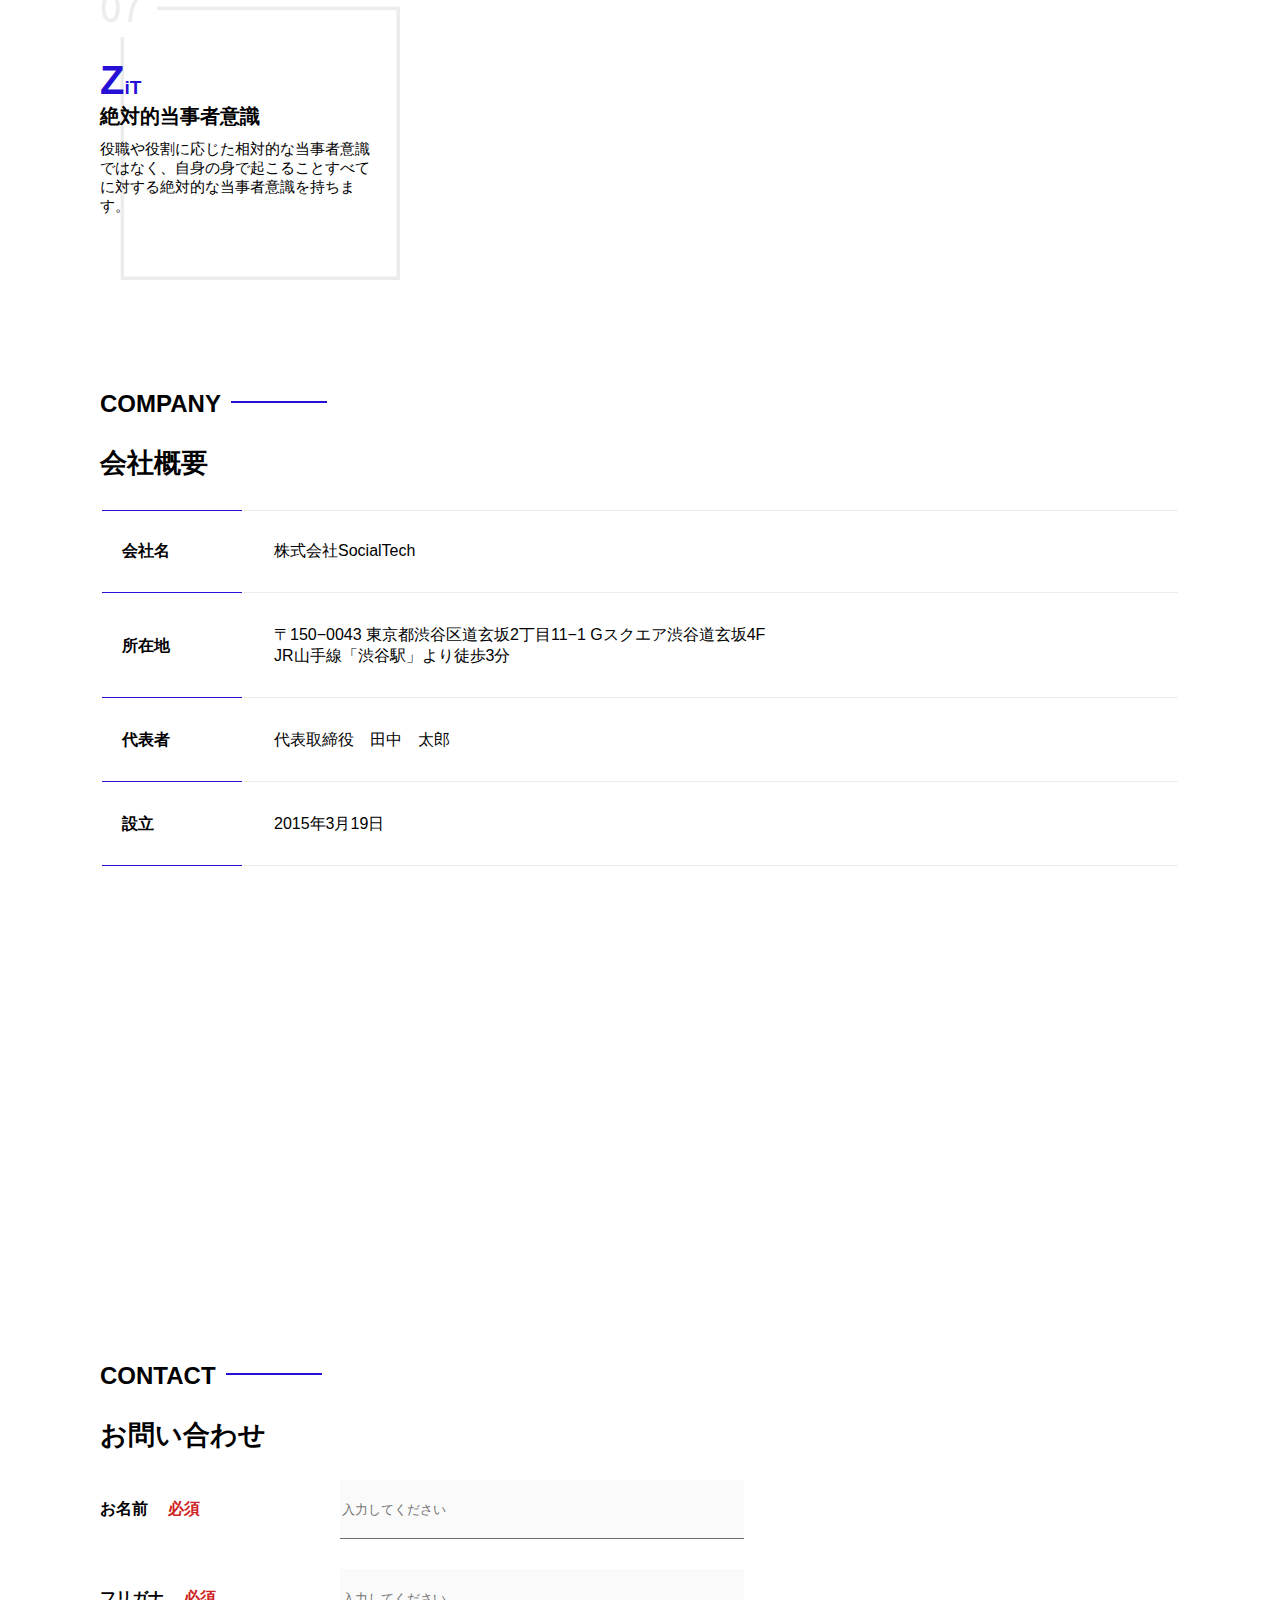
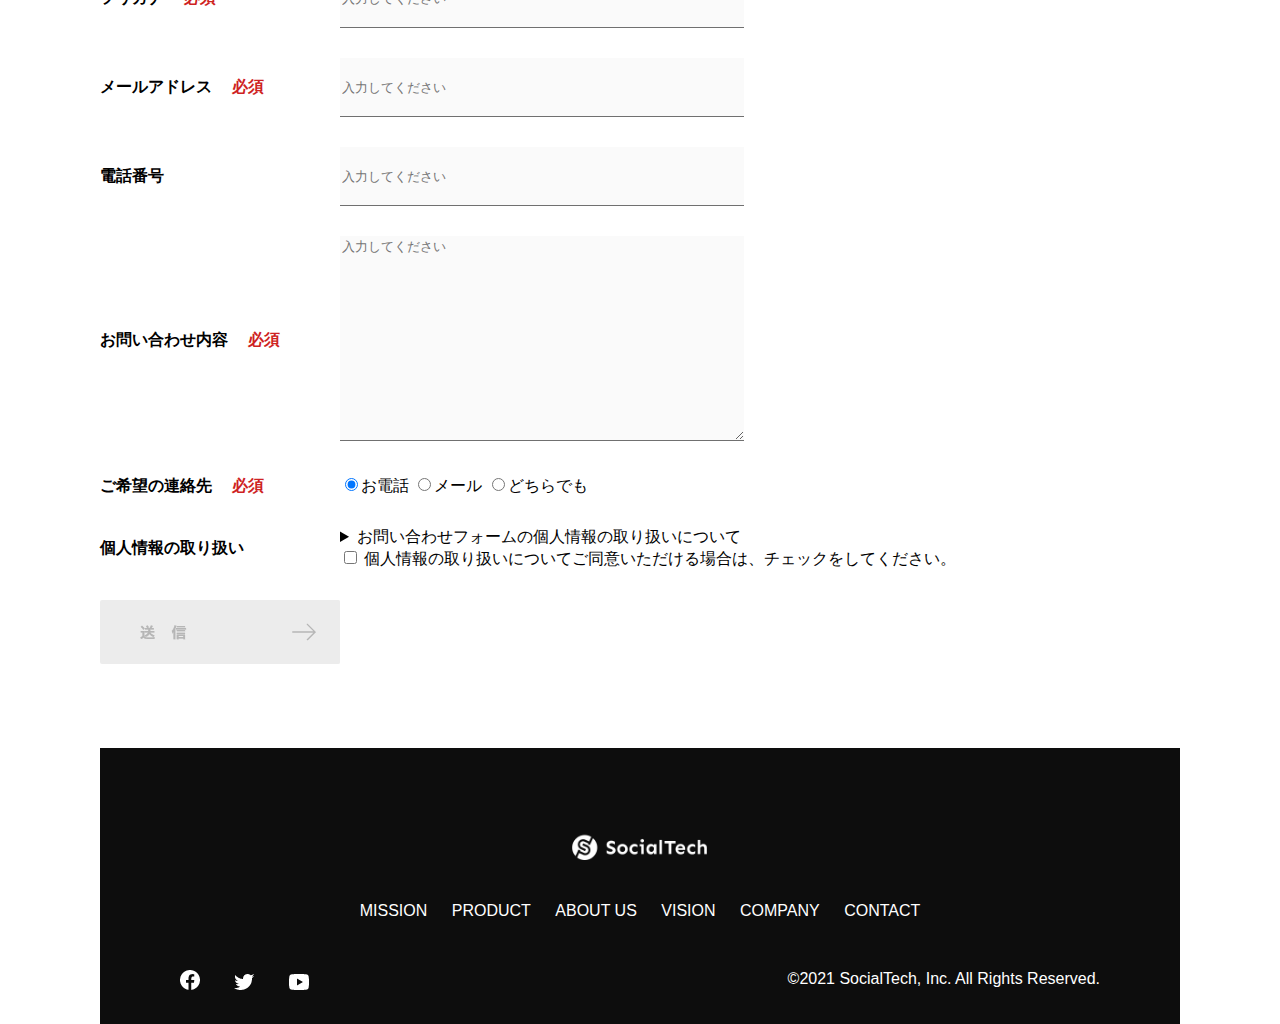
<file: kadai_tutorial_output/index.html>
<!DOCTYPE html>
<html>
  <head>
    <title>SocialTech</title>
    <meta charset="utf-8">
    <meta name="description" content="SocialTechはEdTech業界のリーディングカンパニーを目指します。">
    <meta name="viewport" content="width=device-width, initial-scale=1.0">
    <link rel="stylesheet" href="style.css">
  </head>
  <body>
<!-- ヘッダー -->
<header>
  <a href="index.html" id="logo"><img src="images/logo.png" alt="トップページに戻る"></a>
  <!-- PC用ナビゲーション -->
  <nav id="nav-pc">
    <a href="mission.html">MISSION</a>
    <a href="product.html">PRODUCT</a>
    <a href="index.html#aboutus">ABOUT US</a>
    <a href="index.html#vision">VISION</a>
    <a href="index.html#company">COMPANY</a>
    <a href="index.html#contact">CONTACT</a>
  </nav>
  <img id="menu-sp" src="images/button-menu.png" alt="ナビゲーションを開く" onclick="document.getElementById('nav-sp').style.display = 'block';">
  <nav id="nav-sp">
    <img id="close" src="images/button-close.png" alt="ナビゲーションを閉じる" onclick="document.getElementById('nav-sp').style.display = 'none'">
    <a id="logo-sp" href="index.html" onclick="document.getElementById('nav-sp').style.display = 'none'"><img
       src="images/logo-sp.png" alt="トップページに戻る"></a>
       <a class="menu" href="mission.html" onclick="document.getElementById('nav-sp').style.display = 'none'">MISSION</a>
       <a class="menu" href="product.html" onclick="document.getElementById('nav-sp').style.display = 'none'">PRODUCT</a>
       <a class="menu" href="index.html#aboutus" onclick="document.getElementById('nav-sp').style.display = 'none'">ABOUT US</a>
      <a class="menu" href="index.html#vision" onclick="document.getElementById('nav-sp').style.display = 'none'">VISION</a>
      <a class="menu" href="index.html#company" onclick="document.getElementById('nav-sp').style.display = 'none'">COMPANY</a>
      <a class="menu" href="index.html#contact" onclick="document.getElementById('nav-sp').style.display = 'none'">CONTACT</a>
      <div id="sns">
        <a href="https://www.facebook.com/sejuku2013"><img src="images/button-facebook.png" alt="Facebookのリンク"></a>
        <a href="https://twitter.com/samuraijuku"><img src="images/button-twitter.png" alt="Twitterのリンク"></a>
        <a href="https://www.youtube.com/channel/UCCFOQO5aDK0xXam4cUQXT8g"><img src="images/button-youtube.png" alt="YouTubeのリンク"></a>
      </div>
  </nav>
</header>
<main>
  <article>
    <!-- main visual -->
    <section id="main-visual">
        <div id="main-message">
          <h1>WORLD PEACE</h1>
          <p>IT教育で世界平和を実現する</p>
        </div>
        <img src="images/index/index-main.png" alt="PCの周りに集まる多国籍の仲間たち">
    </section>
    <!-- mission -->
    <section id="mission">
      <h2 class="index-h2">MISSION</h2>
      <div id="mission-flex">
        <div>
          <img id="mission-photo" src="images/index/index-mission.png" alt="屋外のベンチで写真を撮影する多国籍の仲間たち">
          <h3>世界平和の実現</h3>
          <p>人類の悲願である世界平和。世界平和を脅かす様々な社会問題を解決するためには、イノベーションをどんどん起こしていく必要があります。SocialTechは、プログラミング教育を通してイノベーターを輩出することで、世界平和という大きなテーマに挑んでいきます。</p>
        </div>
        <div>
          <img id="s2dgs" src="images/index/s2dgs.png" alt="S2DGs">
          <h3>S2DGsの実現</h3>
          <p>国連が掲げる「Sustainable Development Goals（持続可能な開発目標）」に含まれる17つのグローバル目標のうち、以下の5つの目標の実現をミッションとしてサービスを展開しています。</p>
          <a href="mission.html">
            <img src="images/button-more.png" alt="もっと見る">
          </a>
        </div>
      </div>
    </section>
    <!-- product -->
    <section id="product">
      <h2 class="index-h2">PRODUCT</h2>
      <div>
        <div id="product-left">
          <div>
            <img class="product-photo" src="images/index/index-mantoman.png" alt="PCでコードを書く男性">
            <div class="product-explain">
              <span>MAN TO MAN</span>
              <h3>プログラミング教育</h3>
              <p>2013年より日本で唯一の専属講師によるマンツーマンのプログラミングレッスンを開始。AI/人工知能やウェブデザインの学習も可能です。</p>
            </div>
        </div>
        <div>
          <img class="product-photo" src="images/index/index-career.png" alt="笑顔で話し合う2人の男性">
          <div class="product-explain">
            <span>CAREER</span>
            <h3>人材紹介事業</h3>
            <p>エンジニアへの転職に特化した履歴書や職務経歴書のアドバイスや面接対策を行い、豊富な求人の中から最適なキャリア選択を支援します。</p>
          </div>
        </div>
        </div>
        <div id="product-right">
          <div>
            <img class="product-photo" src="images/index/index-media.png" alt="スマートフォンを操作する人">
            <div class="product-explain">
              <span>MEDIA</span>
              <h3>プログラミング学習メディア</h3>
              <p>月間200万人に読まれる日本最大級のプログラミング学習サイト「SocialTech Blog」やYouTubeチャンネルにて学習情報を発信しています。</p>
            </div>
          </div>
          <div>
            <img class="product-photo" src="images/index/index-b2b.png" alt="講演中の男性とそれを聴く人々">
            <div class="product-explain">
              <span>B2B</span>
              <h3>法人研修事業</h3>
              <p>社員のスキルアップ・資格取得・福利厚生を目的としたプログラミング法人研修。貴社の事業モデルに合わせた研修内容の提案を致します。</p>
            </div>
          </div>
        </div>
      </div>
      <div>
        <a id="product-more" href="product.html">
          <img src="images/button-more.png" alt="もっとみる">
        </a>
      </div>
    </section>
    <!-- about us -->
    <section id="aboutus">
  <h2 class="index-h2"> ABOUT US</h2>
  <h3>3つの組織文化</h3>
  <div>
    <table class="culture-table">
      <tr>
        <td>
          <span class="culture-num">01</span>
        </td>
        <td>
          <span class="culture-en">FLEXIBLE</span>
          <span class="culture-jp">フレキシブル</span>
        </td>
      </tr>
      <tr>
        <td>
          <!-- 空のセル -->
        </td>
        <td>
          <p class="culture-description">
            リモートワーク、フルフレックス、副業推奨など1人1人が最大限のパフォーマンスを発揮できる柔軟な働き方を促進しています。
          </p>
        </td>
      </tr>
      <tr>
        <td>
          <span class="culture-num">02</span>
        </td>
        <td>
          <span class="culture-en">TEAL</span>
          <span class="culture-jp">ティール</span>
        </td>
      </tr>
      <tr>
        <td>
          <!-- 空のセル -->
        </td>
        <td>
          <p class="culture-description">
            会社全体を1つの生命体として捉え、お互いが深く結びついた一階層型
            組織として部署・チーム関係なく課題解決をできる組織を目指しています。
          </p>
        </td>
      </tr>
      <tr>
        <td>
          <span class="culture-num">03</span>
        </td>
        <td>
          <span class="culture-en">SELF REALIZATION</span>
          <span class="culture-jp">自己実現</span>
        </td>
        <tr>
          <td>
            <!-- 空のセル -->
          </td>
          <td>
            <p class="culture-description">
              クオーター毎に経営・部署・個人ごとにOKRを設定し個人のキャリアと
              会社の目指す方向の軌道修正を行っております。
            </p>
          </td>
        </tr>
    </table>
    <img class="culture-img" src="images/index/index-aboutus1.png" alt="笑顔で話し合う2人の女性">
  </div>
  <img class="culture-img2" src="images/index/index-aboutus2.png" alt="笑顔で話し合う3人の男女">
</section>
<!-- VISION -->
<section id="vision">
  <h2 class="index-h2">VISION</h2>
  <h3>7つの行動指針</h3>
  <div>
  <div class="vision-box">
    <img src="images/index/vision-01.png" alt="01">
    <span>
      <h4>CUSTOMER IS BOSS</h4>
      <h5>あなたのボスは顧客である</h5>
      <p>私たちは常にお客様志向で行動し、お客様を喜ばせ、期待値を超えた感動を提供することを大切にします。</p>
    </span>
    </div>
  <div class="vision-box">
    <img src="images/index/vision-02.png" alt="02">
    <span>
      <h4>MOVE FAST</h4>
      <h5>早さは価値</h5>
      <p>素早く試し、素早く実行することで新しい気付きや発見を見つけていきます。</p>
    </span>
  </div>
  <div class="vision-box">
    <img src="images/index/vision-03.png" alt="03">
    <span>
      <h4>IMPACT DRIVEN</h4>
      <h5>作業するのは仕事ではない</h5>
      <p>問題から考え、成果とは何かを考え続け、インパクトのある成果を生むために仕事をしていきます。</p>
    </span>
  </div>
    <div class="vision-box">
      <img src="images/index//vision-04.png" alt="04">
      <span>
        <h4>SAVE TIME, SAVE MONEY</h4>
        <h5>浪費は命取りになる</h5>
        <p>少ないコストでできる方法を考えます。お金だけでなく、人の時間をいただいている自覚を持ち、あらゆるリソースを有意義に活用します。</p>
      </span>
    </div>
    <div class="vision-box">
      <img src="images/index/vision-05.png" alt="05">
      <span>
        <h4>BE GENTLE</h4>
        <h5>「優しくない」をなくす</h5>
        <p>社会をすこしずつ優しくしていきます。自分、家族、同僚、顧客、他人、全ての人に優しくいることを心がけます。</p>
      </span>
    </div>
    <div class="vision-box">
      <img src="images/index/vision-06.png" alt="06">
      <span>
        <h4>ABC</h4>
        <h5>当たり前の事をバカにせずにちゃんとやる</h5>
        <p>礼儀、健康、嘘をつかない。当たり前の事が出来ているかを常に自問し、当たり前の基準を高く持って行動します。</p>
      </span>
    </div>
    <div class="vision-box">
      <img src="images/index/vision-07.png" alt="07">
      <span>
        <h4>ZiT</h4>
        <h5>絶対的当事者意識</h5>
         <p>役職や役割に応じた相対的な当事者意識ではなく、自身の身で起こることすべてに対する絶対的な当事者意識を持ちます。</p>
      </span>
    </div>
  </div>
</section>
<section id="company">
  <h2 class="index-h2">COMPANY</h2>
  <h3>会社概要</h3>
  <table id="company-table">
<tr>
  <th class="tableheader-first">会社名</th>
  <td class="cell-first">株式会社SocialTech</td>
</tr>
<tr>
<th class="tableheader">所在地</th>
<td class="cell">〒150−0043 東京都渋谷区道玄坂2丁目11−1 Gスクエア渋谷道玄坂4F<br>JR山手線「渋谷駅」より徒歩3分</td>
</tr>
<tr>
  <th class="tableheader">代表者</th>
  <td class="cell">代表取締役　田中　太郎</td>
</tr>
<tr>
  <th class="tableheader">設立</th>
<td class="cell">2015年3月19日</td></tr>
  </table>
  <iframe src="https://www.google.com/maps/embed?pb=!1m14!1m8!1m3!1d12966.880084855007!2d139.6960347!3d35.6592691!3m2!1i1024!2i768!4f13.1!3m3!1m2!1s0x60188caa213a85e5%3A0x8e064c523da1dacc!2z44K544Kv44Ko44Ki5riL6LC3!5e0!3m2!1sja!2sjp!4v1710215024464!5m2!1sja!2sjp" width="600" height="450" style="border:0;" allowfullscreen="" loading="lazy" referrerpolicy="no-referrer-when-downgrade">
  </iframe>
</section>
<!-- contact -->
<section id="contact">
  <h2 class="index-h2">CONTACT</h2>
  <h3>お問い合わせ</h3>
  <form action="https://api.staticforms.xyz/submit" method="post">
    <input type="text" name="honeypot" style="display:none">
    <input type="hidden" name="accessKey" value="dfefdc2d-6269-4189-b81f-96ba6f481c6e">
    <input type="hidden" name="subject" value="お問い合わせフォーム" >
    <input type="hidden" name="replyTo" value="monkeylovesickwaterbaby@hotmail.co.jp">
    <input type="hidden" name="redirectTo" value="">
    <div>
      <div class="contact-heading">
        <label class="contact-label">お名前<span class="contact-span">必須</span></label>
      </div>
      <div>
        <input type="text" name="name" placeholder="入力してください" class="contact-textbox">
      </div>
    </div>
    <div>
      <div class="contact-heading">
        <label class="contact-label">フリガナ<span class="contact-span">必須</span></label>
      </div>
      <div>
        <input type="text" name="hurigana" placeholder="入力してください" class="contact-textbox">
      </div>
    </div>
    <div>
      <div class="contact-heading">
        <label class="contact-label">メールアドレス<span class="contact-span">必須</span></label>
      </div>
      <div>
        <input type="text" name="email" placeholder="入力してください" class="contact-textbox">
      </div>
    </div>
    <div>
      <div class="contact-heading">
        <label class="contact-label">電話番号</label>
      </div>
      <div>
        <input type="text" name="tel" placeholder="入力してください" class="contact-textbox">
      </div>
    </div>
    <div>
      <div class="contact-heading">
        <label class="contact-label">お問い合わせ内容<span class="contact-span">必須</span></label>
      </div>
      <div>
        <textarea class="contact-textarea" placeholder="入力してください" name="message"></textarea>
      </div>
    </div>
    <div>
      <div class="contact-heading">
        <label class="contact-label">ご希望の連絡先<span class="contact-span">必須</span></label>
      </div>
      <div>
        <input class="radiobutton" type="radio" value="tel" name="contact" checked><label>お電話</label>
        <input class="radiobutton" type="radio" value="mail" name="contact"><label>メール</label>
        <input class="radiobutton" type="radio" value="both" name="contact"><label>どちらでも</label>
      </div>
    </div>
    <div>
      <div class="contact-heading">
        <label class="contact-label">個人情報の取り扱い</label>
      </div>
      <div>
        <details>
          <summary>お問い合わせフォームの個人情報の取り扱いについて</summary>
          <div>
            <span>１．組織の名称又は氏名</span><br>
            株式会社SocialTech<br><br>
            <span>２．個人情報保護管理者（若しくはその代理人）の氏名又は職名、所属及び連絡先
              鈴木 一郎 コーポレート部</span><br>
              メールアドレス：support@socialtech.net<br>
              TEL:03-xxxx-xxxx<br>
              <span>３．個人情報の利用目的</span><br>
              ・本サービス及び本サービスに関連する情報の提供又はそれらに関する連絡のため<br>
              ・ユーザーの本人確認のため<br>
              ・当社サービスのご案内のため<br>
              ・当社の商品等の広告または宣伝（電子メールによるものを含むものとします。）<br><br>
              <span>４．個人情報の取り扱い業務の委託</span><br>
              個人情報の取扱業務の全部または一部を外部に業務委託する場合があります。<br>
              その際、弊社は、個人情報を適切に保護できる管理体制を敷き実行していることを条件として<br>
              委託先を厳選したうえで、機密保持契約を委託先と締結し、お客様の個人情報を厳密に管理させます。<br><br>
              <span>５．個人情報の開示等の請求</span><br>
              お客様は、弊社に対してご自身の個人情報の開示等（利用目的の通知、開示、内容の訂正・追加・削除、利用の停止または消去、第三者への提供の停止）に関して、当社問合わせ窓口に申し出ることができます。<br>
              その際、弊社はお客様ご本人を確認させていただいたうえで、合理的な期間内に対応いたします。<br><br>
              なお、個人情報に関する弊社問合わせ先は、次の通りです。<br><br>
              株式会社SocialTech　個人情報問合せ窓口<br>
              〒150-0043　東京都渋谷区道玄坂2丁目11-1 Ｇスクエア渋谷道玄坂 4F<br>
              メールアドレス：support@socialtech.net　TEL：03-xxxx-xxxx<br><br>
              <span>６．個人情報を提供されることの任意性について</span><br><br>
              お客様がご自身の個人情報を弊社に提供されるか否かは、お客様のご判断によりますが、もしご提供されない場合には、適切なサービスが提供できない場合がありますので予めご了承ください。
          </div>
        </details>
        <input type="checkbox" name="agree">
        <span>個人情報の取り扱いについてご同意いただける場合は、チェックをしてください。</span>
      </div>
    </div>
    <input type="image" src="images/button-submit.png" alt="送信する">
  </form>
</section>
</article>
<footer>
  <div id="footer-logo">
    <img src="images/logo-sp.png" alt="SocialTech">
  </div>
  <div id="footer-link">
    <a href="mission.html">MISSION</a>
    <a href="product.html">PRODUCT</a>
    <a href="index.html#aboutus">ABOUT US</a>
    <a href="index.html#vision">VISION</a>
    <a href="index.html#company">COMPANY</a>
    <a href="index.html#contact">CONTACT</a>
  </div>
  <div id="sns-footer">
    <a href="https://www.facebook.com/sejuku2013"><img src="images/button-facebook.png" alt="Facebookのリンク"></a>
    <a href="https://twitter.com/samuraijuku"><img src="images/button-twitter.png" alt="Twitterのリンク"></a>
    <a href="https://www.youtube.com/channel/UCCFOQO5aDK0xXam4cUQXT8g"><img src="images/button-youtube.png" alt="YouTubeのリンク"></a>
      <span id="copyright">&copy;2021 SocialTech, Inc. All Rights Reserved. </span>
  </div>
</footer>
</main>
  </body>
</html>
</file>
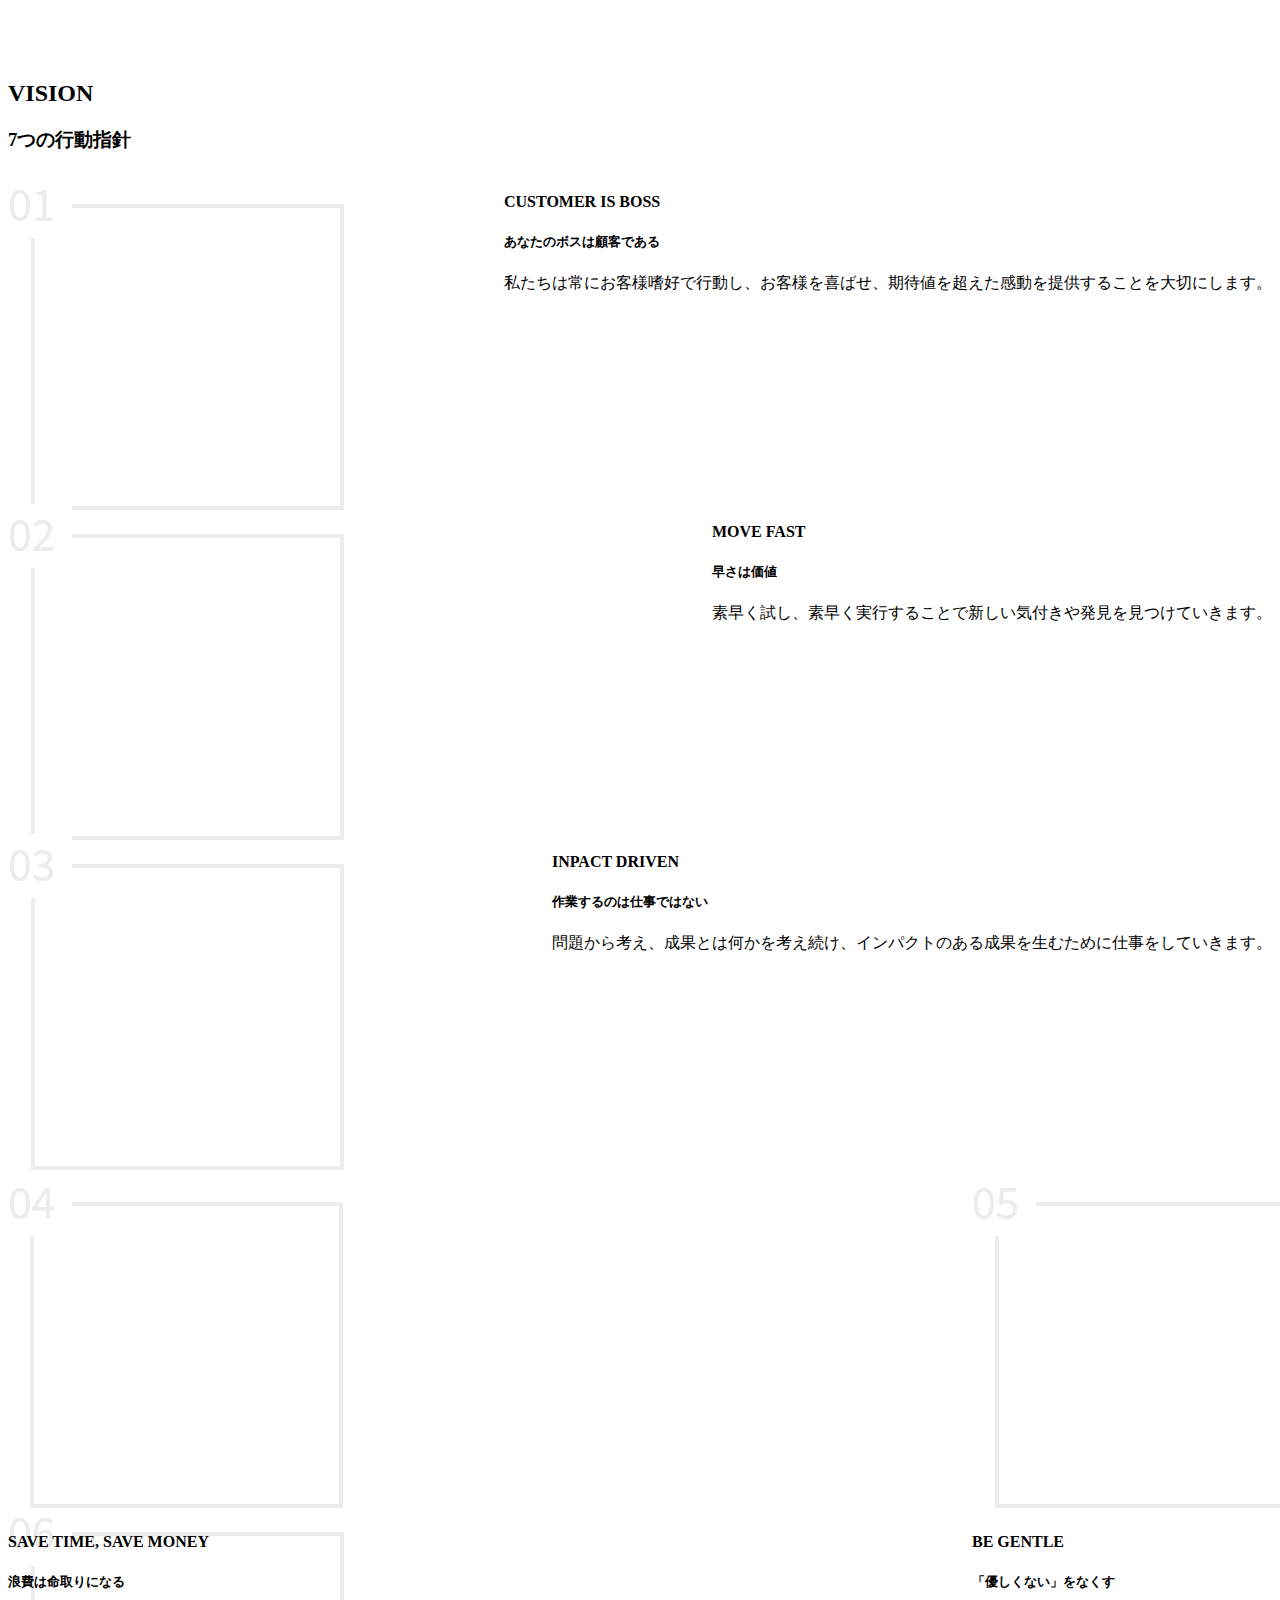
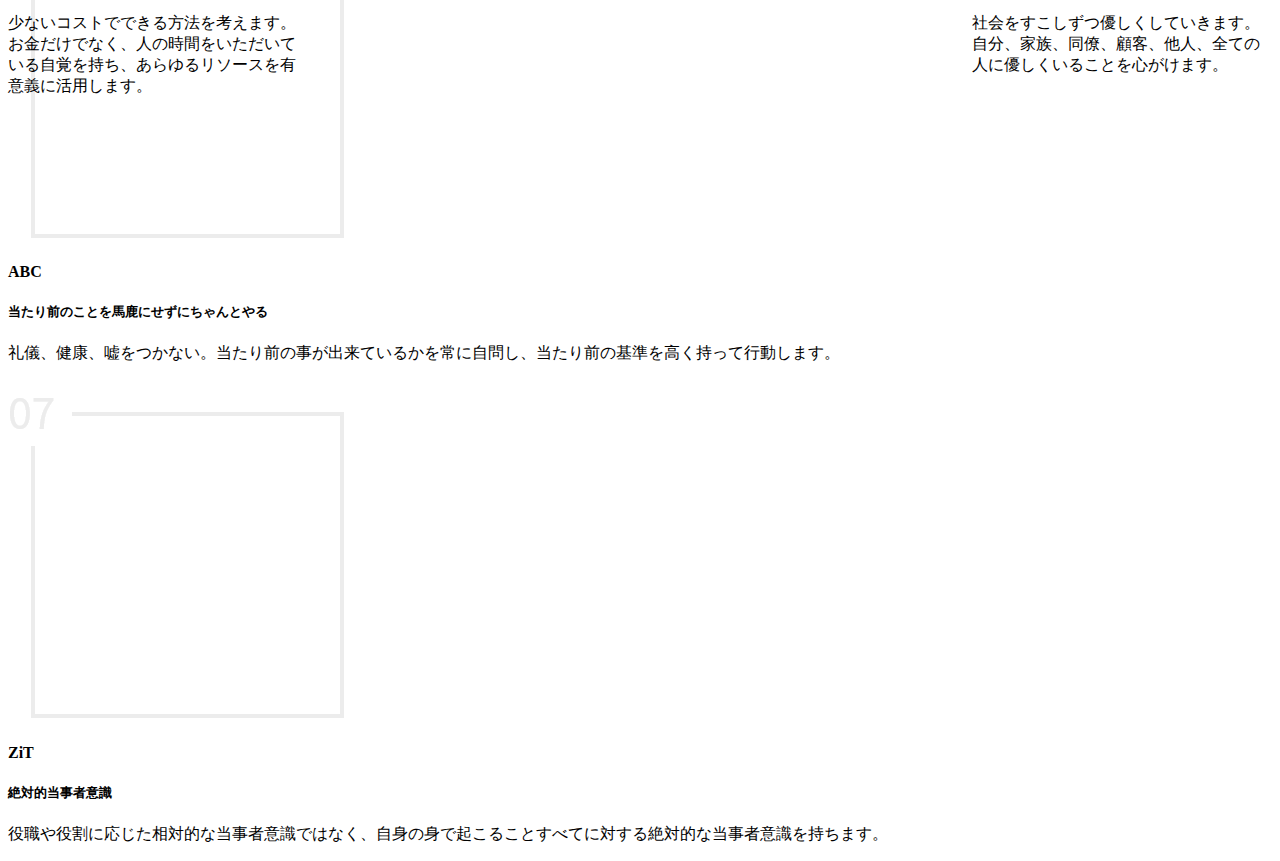
<file: kadai_tutorial_output/copy.html>
<!DOCTYPE html>
<html>
  <head>
    <title>SocialTech</title>
    <meta charset="utf-8">
    <meta name="description" content="SocialTechはEdTech業界のリーディングカンパニーを目指します。">
    <meta name="viewport" content="width=device-width, initial-scale=1.0">
    <link rel="stylesheet" href="copy.css">
  </head>
  <body>
<section id="vision">
  <h2 class="index-h2">VISION</h2>
  <h3>7つの行動指針</h3>
  <div class="vision-box">
    <img src="images/index/vision-01.png" alt="01">
    <span>
      <h4>CUSTOMER IS BOSS</h4>
      <h5>あなたのボスは顧客である</h5>
      <p>私たちは常にお客様嗜好で行動し、お客様を喜ばせ、期待値を超えた感動を提供することを大切にします。</p>
    </span>
  </div>
  <div class="vision-box">
    <img src="images/index/vision-02.png" alt="02">
    <span>
      <h4>MOVE FAST</h4>
      <h5>早さは価値</h5>
      <p>素早く試し、素早く実行することで新しい気付きや発見を見つけていきます。</p>
    </span>
  </div>
  <div class="vision-box">
    <img src="images/index/vision-03.png" alt="03">
    <span>
      <h4>INPACT DRIVEN</h4>
      <h5>作業するのは仕事ではない</h5>
      <p>問題から考え、成果とは何かを考え続け、インパクトのある成果を生むために仕事をしていきます。</p>
    </span>
    <div class="vision-box">
      <img src="images/index//vision-04.png" alt="04">
      <span>
        <h4>SAVE TIME, SAVE MONEY</h4>
        <h5>浪費は命取りになる</h5>
        <p>少ないコストでできる方法を考えます。お金だけでなく、人の時間をいただいている自覚を持ち、あらゆるリソースを有意義に活用します。</p>
      </spn>
    </div>
    <div class="vision-box">
      <img src="images/index/vision-05.png" alt="05">
      <span>
        <h4>BE GENTLE</h4>
        <h5>「優しくない」をなくす</h5>
        <p>社会をすこしずつ優しくしていきます。自分、家族、同僚、顧客、他人、全ての人に優しくいることを心がけます。</p>
      </span>
    </div>
    <div class="vision- box">
      <img src="images/index/vision-06.png" alt="06">
      <span>
        <h4>ABC</h4>
        <h5>当たり前のことを馬鹿にせずにちゃんとやる</h5>
        <p>礼儀、健康、嘘をつかない。当たり前の事が出来ているかを常に自問し、当たり前の基準を高く持って行動します。</p>
      </span>
    </div>
    <div class="vison-box">
      <img src="images/index/vision-07.png" alt="07">
      <span>
        <h4>ZiT</h4>
        <h5>絶対的当事者意識</h5>
         <p>役職や役割に応じた相対的な当事者意識ではなく、自身の身で起こることすべてに対する絶対的な当事者意識を持ちます。</p>
      </span>
    </div>
  </div>
</section>
  </article>
</main>
  </body>
</html>
</file>
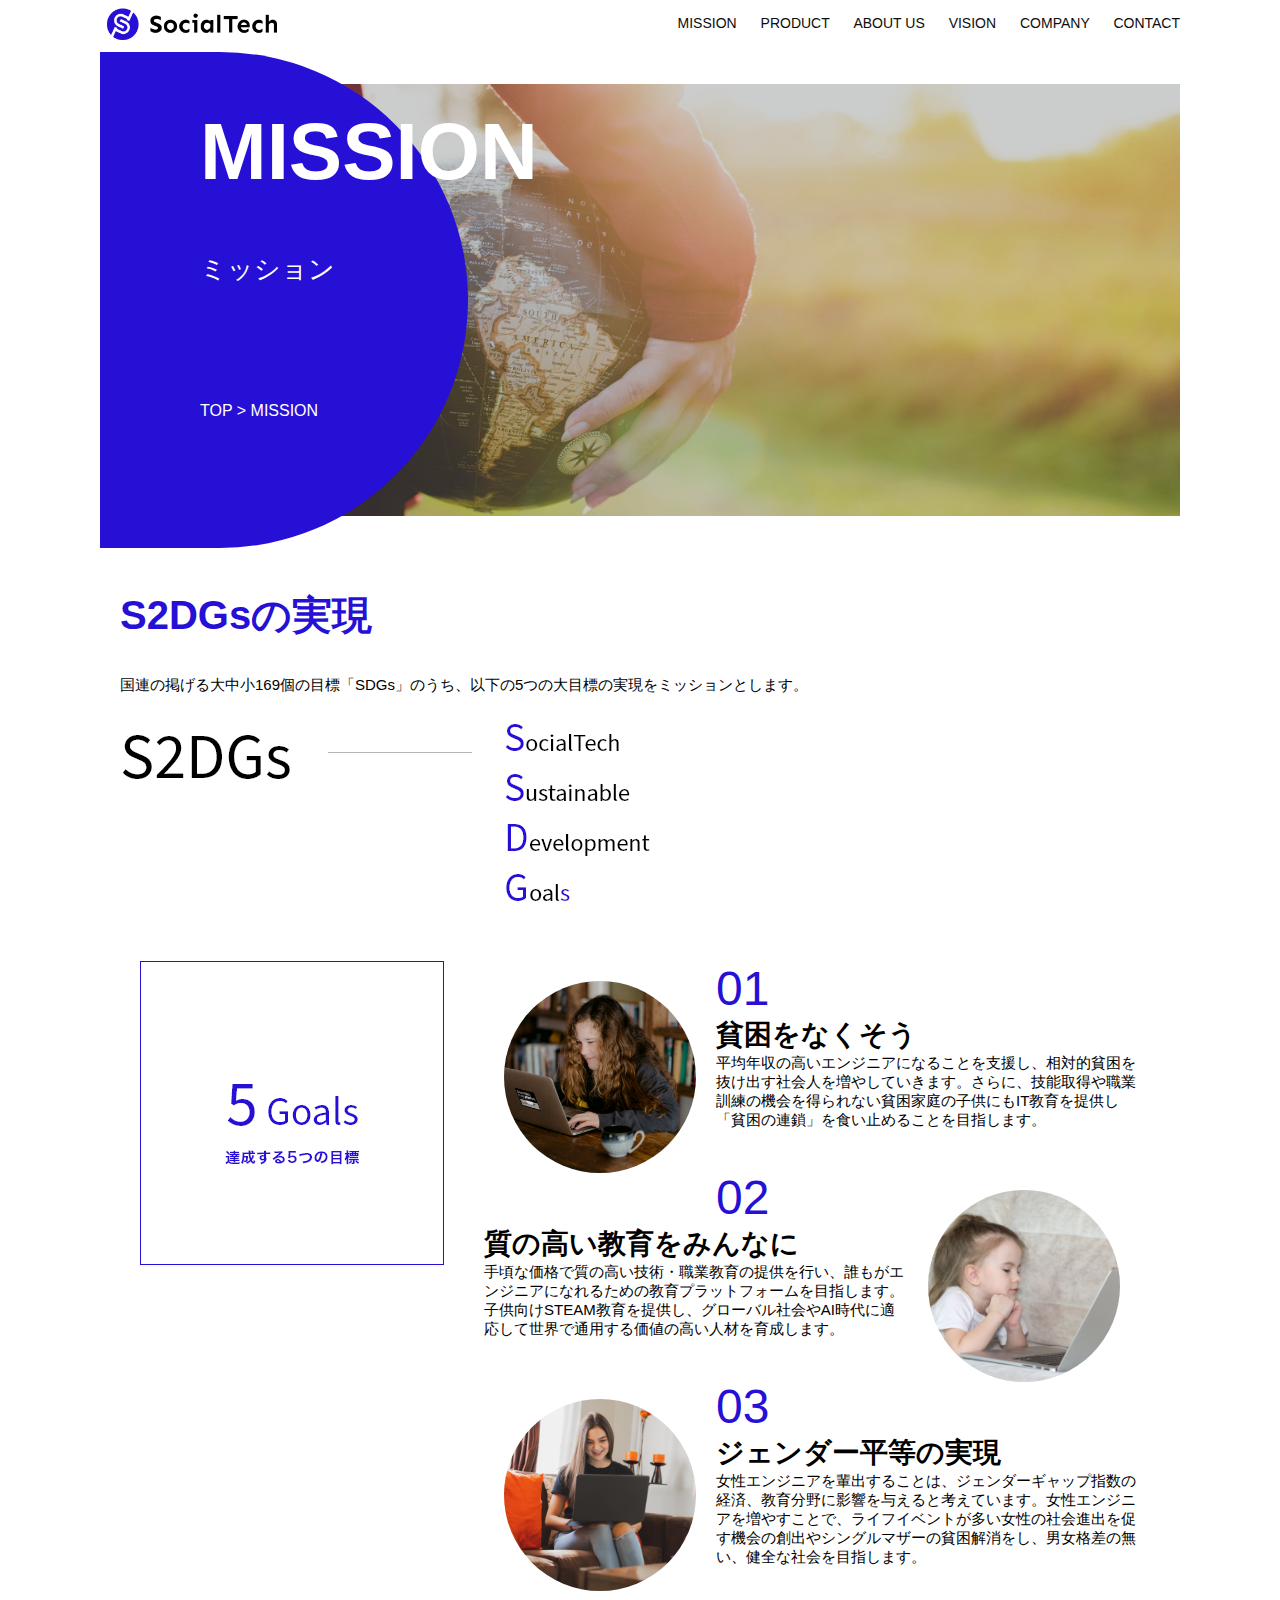
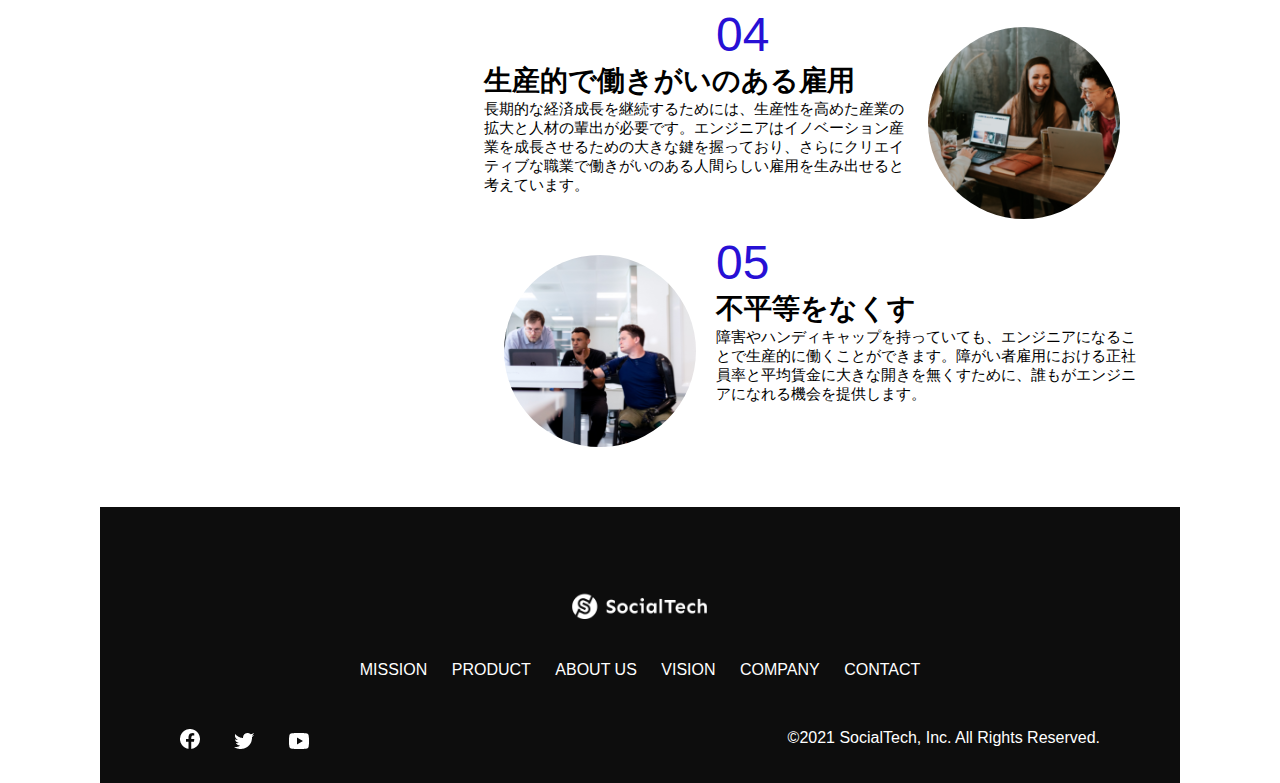
<file: kadai_tutorial_output/mission.html>
<!DOCTYPE html>
<html>
  <head>
    <title>SocialTech - MISSION ミッション -</title>
    <meta charset="utf-8">
    <meta name="description" content="SocialTechが目指す5つの目標（S2DGs）を紹介します">
    <meta name="viewport" content="width=device-width, initial-scale=1.0">
    <link rel="stylesheet" href="style.css">
  </head>
  <body>
<!-- ヘッダー -->
<header>
  <a href="index.html" id="logo"><img src="images/logo.png" alt="トップページに戻る"></a>
  <!-- PC用ナビゲーション -->
  <nav id="nav-pc">
    <a href="mission.html">MISSION</a>
    <a href="product.html">PRODUCT</a>
    <a href="index.html#aboutus">ABOUT US</a>
    <a href="index.html#vision">VISION</a>
    <a href="index.html#company">COMPANY</a>
    <a href="index.html#contact">CONTACT</a>
  </nav>
  <!-- スマホ用ナビゲーション -->
  <img id="menu-sp" src="images/button-menu.png" alt="ナビゲーションを開く" onclick="document.getElementById('nav-sp').style.display = 'block'">
  <nav id="nav-sp">
    <img id="close" src="images/button-close.png" alt="ナビゲーションを閉じる" onclick="document.getElementById('nav-sp').style.display = 'none'">
    <a id="logo-sp" href="index.html" onclick="document.getElementById('nav-sp').style.display = 'none'"><img
       src="images/logo-sp.png" alt="トップページに戻る"></a>
       <a class="menu" href="mission.html" onclick="document.getElementById('nav-sp').style.display = 'none'">MISSION</a>
       <a class="menu" href="product.html" onclick="document.getElementById('nav-sp').style.display = 'none'">PRODUCT</a>
       <a class="menu" href="index.html#aboutus" onclick="document.getElementById('nav-sp').style.display = 'none'">ABOUT US</a>
      <a class="menu" href="index.html#vision" onclick="document.getElementById('nav-sp').style.display = 'none'">VISION</a>
      <a class="menu" href="index.html#company" onclick="document.getElementById('nav-sp').style.display = 'none'">COMPANY</a>
      <a class="menu" href="index.html#contact" onclick="document.getElementById('nav-sp').style.display = 'none'">CONTACT</a>
      <div id="sns">
        <a href="https://www.facebook.com/sejuku2013"><img src="images/button-facebook.png" alt="Facebookのリンク"></a>
        <a href="https://twitter.com/samuraijuku"><img src="images/button-twitter.png" alt="Twitterのリンク"></a>
        <a href="https://www.youtube.com/channel/UCCFOQO5aDK0xXam4cUQXT8g"><img src="images/button-youtube.png" alt="YouTubeのリンク"></a>
      </div>
  </nav>
</header>
<main>
  <article>
    <!-- MISSIONページ -->
    <section id="mission-main">
      <div id="mission-title">
        <h1>MISSION</h1>
        <span>ミッション</span>
        <div>TOP > MISSION</div>
      </div>
    </section>
    <section id="mission-s2dgs">
      <h2 class="mission-h2">S2DGsの実現</h2>
      <p>国連の掲げる大中小169個の目標「SDGs」のうち、以下の5つの大目標の実現をミッションとします。</p>
      <img src="images/mission/mission-s2dgs.png" alt="S2DGs">
    </section>
    <section id="mission-5goals">
      <div>
        <img id="s2dgs-image" src="images/mission/mission-5goals.png" alt="5Goals">
      </div>
      <div>
      <div>
        <img class="fivegoals-image-left" src="images/mission/mission-5goals01.png" alt="PCを操作する女の子">
        <span class="fivegoals-number">01</span>
        <h3 class="fivegoals-h3">貧困をなくそう</h3>
        <p class="fivegoals-p">平均年収の高いエンジニアになることを支援し、相対的貧困を抜け出す社会人を増やしていきます。さらに、技能取得や職業訓練の機会を得られない貧困家庭の子供にもIT教育を提供し「貧困の連鎖」を食い止めることを目指します。
        </p>
      </div>
      <div>
        <img class="fivegoals-image-right" src="images/mission/mission-5goals02.png" alt="PCを見つめる小さい女の子">
        <span class="fivegoals-number">02</span>
        <h3 class="fivegoals-h3">質の高い教育をみんなに</h3>
        <p class="fivegoals-p">手頃な価格で質の高い技術・職業教育の提供を行い、誰もがエンジニアになれるための教育プラットフォームを目指します。子供向けSTEAM教育を提供し、グローバル社会やAI時代に適応して世界で通用する価値の高い人材を育成します。
      </p>        
      </div>
      <div>
        <img class="fivegoals-image-left" src="images/mission/mission-5goals03.png" alt="PCを操作する女性">
        <span class="fivegoals-number">03</span>
        <h3 class="fivegoals-h3">ジェンダー平等の実現</h3>
        <p class="fivegoals-p">女性エンジニアを輩出することは、ジェンダーギャップ指数の経済、教育分野に影響を与えると考えています。女性エンジニアを増やすことで、ライフイベントが多い女性の社会進出を促す機会の創出やシングルマザーの貧困解消をし、男女格差の無い、健全な社会を目指します。
        </p>
            </div>
            <div>
              <img class="fivegoals-image-right" src="images/mission/mission-5goals04.png" alt="笑顔で話し合う３人の男女">
              <span class="fivegoals-number">04</span>
              <h3 class="fivegoals-h3">生産的で働きがいのある雇用</h3>
              <p class="fivegoals-p">長期的な経済成長を継続するためには、生産性を高めた産業の拡大と人材の輩出が必要です。エンジニアはイノベーション産業を成長させるための大きな鍵を握っており、さらにクリエイティブな職業で働きがいのある人間らしい雇用を生み出せると考えています。
             </p>
            </div>
            <div>
              <img class="fivegoals-image-left" src="images/mission/mission-5goals05.png" alt="障害を持つ男性が生き生きと働く様子">
              <span class="fivegoals-number">05</span>
              <h3 class="fivegoals-h3">不平等をなくす</h3>
              <p class="fivegoals-p">
                障害やハンディキャップを持っていても、エンジニアになることで生産的に働くことができます。障がい者雇用における正社員率と平均賃金に大きな開きを無くすために、誰もがエンジニアになれる機会を提供します。
              </p>
            </div>
          </div>
    </section>
  </article>
<footer>
  <div id="footer-logo">
    <img src="images/logo-sp.png" alt="SocialTech">
  </div>
  <div id="footer-link">
    <a href="mission.html">MISSION</a>
    <a href="product.html">PRODUCT</a>
    <a href="index.html#aboutus">ABOUT US</a>
    <a href="index.html#vision">VISION</a>
    <a href="index.html#company">COMPANY</a>
    <a href="index.html#contact">CONTACT</a>
  </div>
  <div id="sns-footer">
    <a href="https://www.facebook.com/sejuku2013"><img src="images/button-facebook.png" alt="Facebookのリンク"></a>
    <a href="https://twitter.com/samuraijuku"><img src="images/button-twitter.png" alt="Twitterのリンク"></a>
    <a href="https://www.youtube.com/channel/UCCFOQO5aDK0xXam4cUQXT8g"><img src="images/button-youtube.png" alt="YouTubeのリンク"></a>
      <span id="copyright">&copy;2021 SocialTech, Inc. All Rights Reserved. </span>
  </div>
</footer>
</main>
  </body>
</html>
</file>
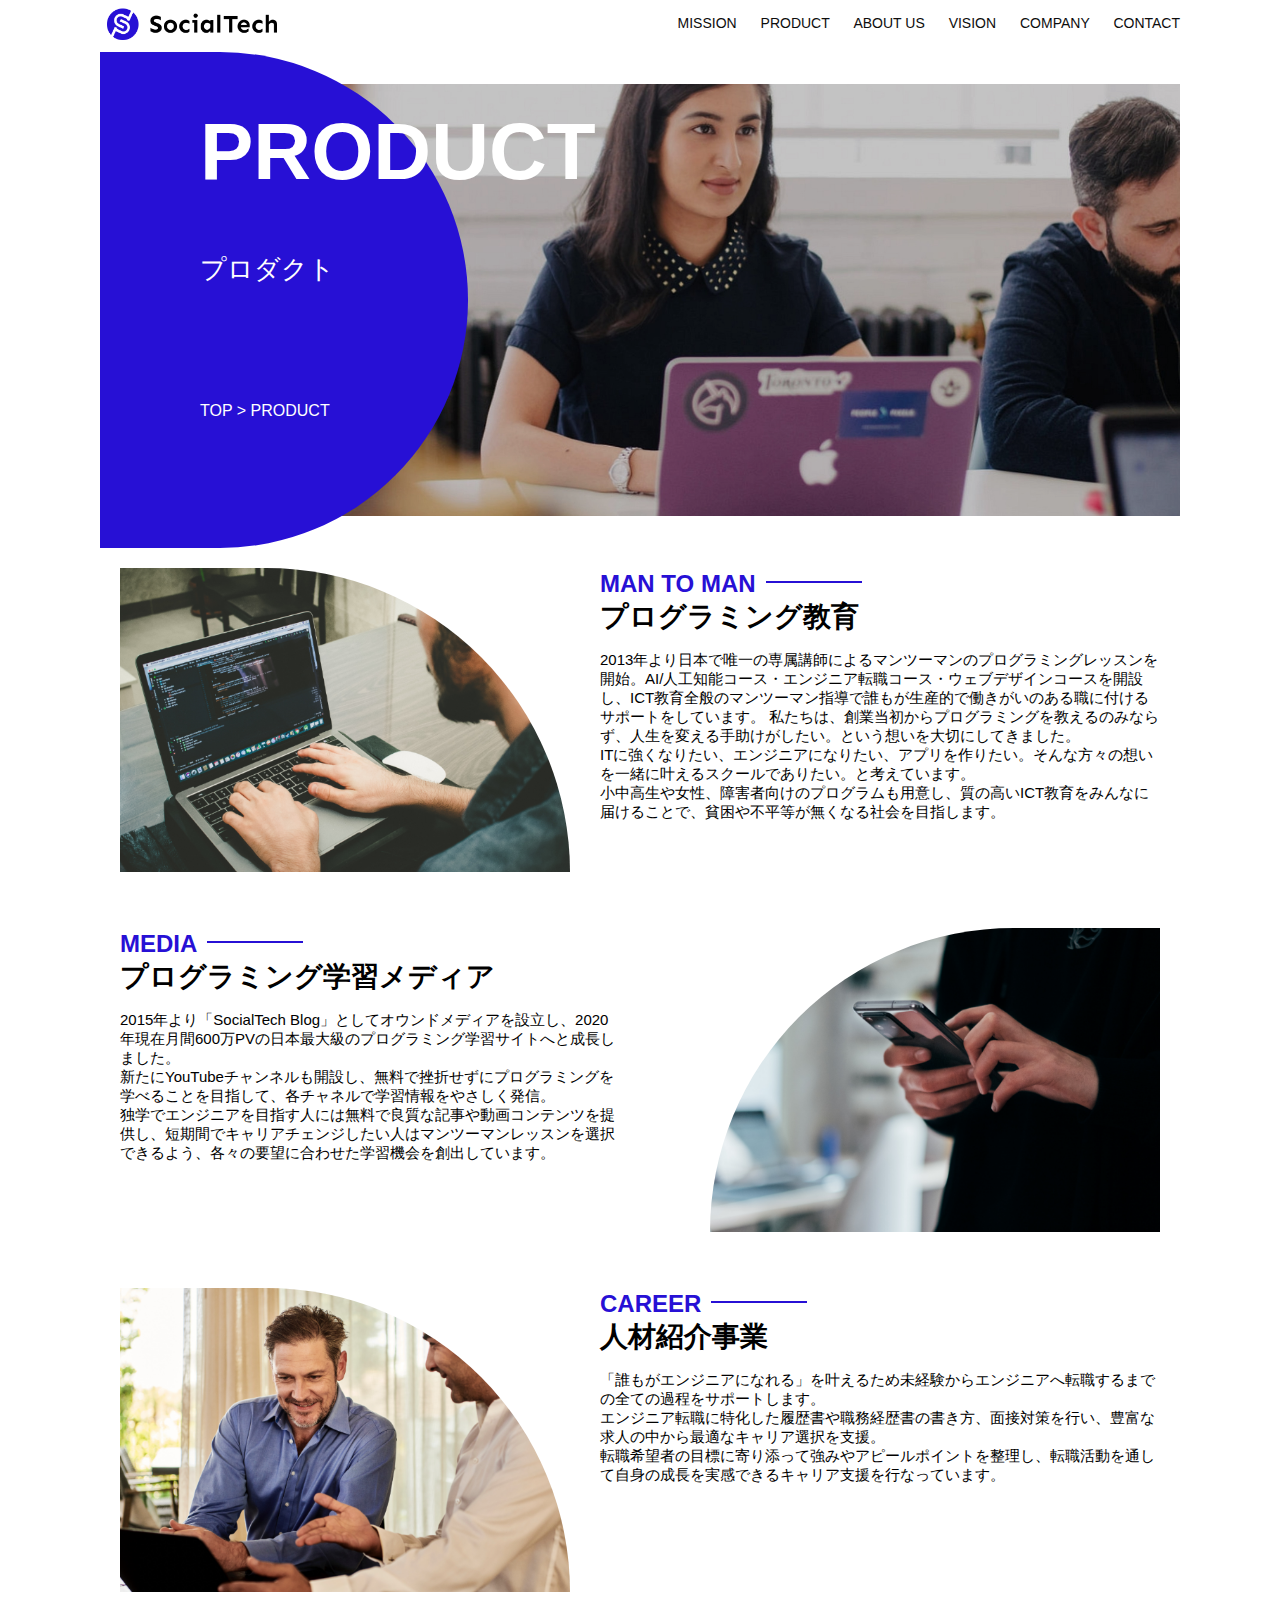
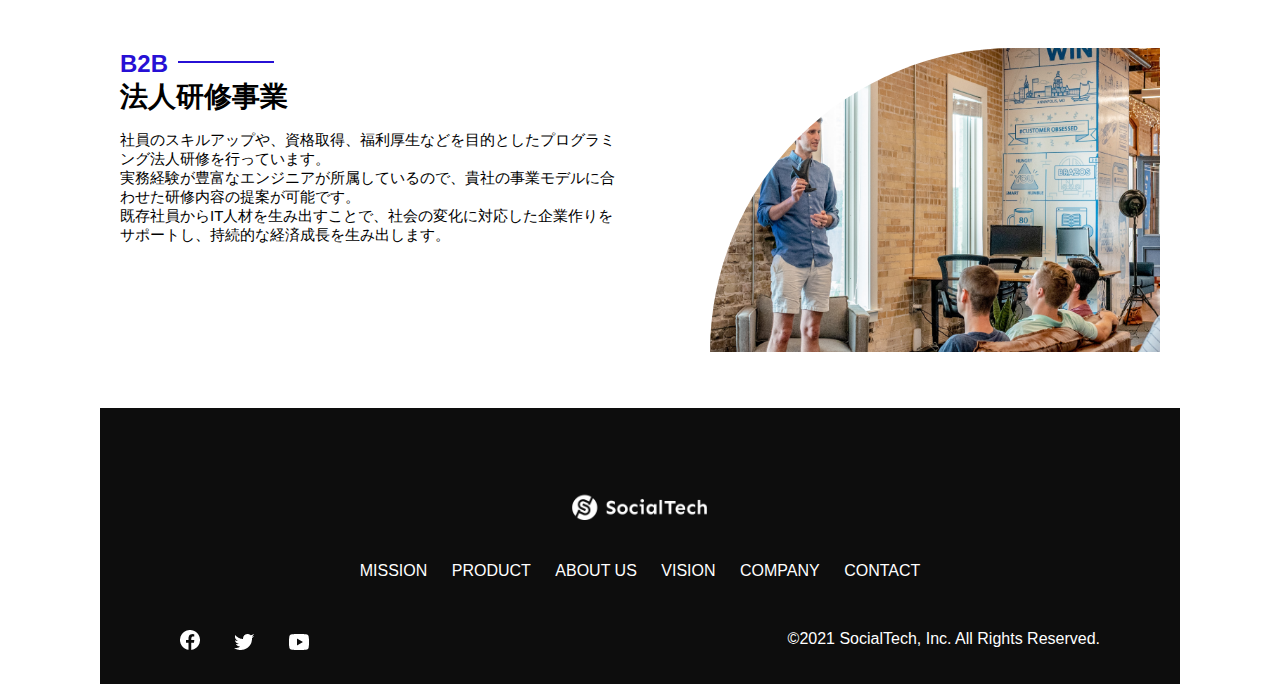
<file: kadai_tutorial_output/product.html>
<!DOCTYPE html>
<html>
  <head>
    <title>Social Tech -PRODUCT　プロダクト-</title>
    <meta charset="utf-8">
    <meta name="description" content="SocialTechの4つのプロダクトを紹介します">
    <meta name="viewport" content="width=device-width, initial-scale=1.0">
    <link rel="stylesheet" href="style.css">
  </head>
  <body>
<!-- ヘッダー -->
<header>
  <a href="index.html" id="logo"><img src="images/logo.png" alt="トップページに戻る"></a>
  <!-- PC用ナビゲーション -->
  <nav id="nav-pc">
    <a href="mission.html">MISSION</a>
    <a href="product.html">PRODUCT</a>
    <a href="index.html#aboutus">ABOUT US</a>
    <a href="index.html#vision">VISION</a>
    <a href="index.html#company">COMPANY</a>
    <a href="index.html#contact">CONTACT</a>
  </nav>
  <img id="menu-sp" src="images/button-menu.png" alt="ナビゲーションを開く" onclick="document.getElementById('nav-sp').style.display = 'block';">
  <nav id="nav-sp">
    <img id="close" src="images/button-close.png" alt="ナビゲーションを閉じる" onclick="document.getElementById('nav-sp').style.display = 'none'">
    <a id="logo-sp" href="index.html" onclick="document.getElementById('nav-sp').style.display = 'none'"><img
       src="images/logo-sp.png" alt="トップページに戻る"></a>
       <a class="menu" href="mission.html" onclick="document.getElementById('nav-sp').style.display = 'none'">MISSION</a>
       <a class="menu" href="product.html" onclick="document.getElementById('nav-sp').style.display = 'none'">PRODUCT</a>
       <a class="menu" href="index.html#aboutus" onclick="document.getElementById('nav-sp').style.display = 'none'">ABOUT US</a>
      <a class="menu" href="index.html#vision" onclick="document.getElementById('nav-sp').style.display = 'none'">VISION</a>
      <a class="menu" href="index.html#company" onclick="document.getElementById('nav-sp').style.display = 'none'">COMPANY</a>
      <a class="menu" href="index.html#contact" onclick="document.getElementById('nav-sp').style.display = 'none'">CONTACT</a>
      <div id="sns">
        <a href="https://www.facebook.com/sejuku2013"><img src="images/button-facebook.png" alt="Facebookのリンク"></a>
        <a href="https://twitter.com/samuraijuku"><img src="images/button-twitter.png" alt="Twitterのリンク"></a>
        <a href="https://www.youtube.com/channel/UCCFOQO5aDK0xXam4cUQXT8g"><img src="images/button-youtube.png" alt="YouTubeのリンク"></a>
      </div>
  </nav>
</header>
<main>
  <article>
    <section id="product-main">
      <div id="product-title">
        <h1>PRODUCT</h1>
        <span>プロダクト</span>
        <div>TOP > PRODUCT</div>
      </div>
    </section>
    <section class="product-section1">
      <img src="images/product/product-mantoman.png" alt="PCでコードを書く男性">
      <div>
        <h2 class="product-h2">MAN TO MAN</h2>
        <h3 class="product-h3">プログラミング教育</h3>
        <p> 2013年より日本で唯一の専属講師によるマンツーマンのプログラミングレッスンを開始。AI/人工知能コース・エンジニア転職コース・ウェブデザインコースを開設し、ICT教育全般のマンツーマン指導で誰もが生産的で働きがいのある職に付けるサポートをしています。
          私たちは、創業当初からプログラミングを教えるのみならず、人生を変える手助けがしたい。という想いを大切にしてきました。<br>ITに強くなりたい、エンジニアになりたい、アプリを作りたい。そんな方々の想いを一緒に叶えるスクールでありたい。と考えています。<br>小中高生や女性、障害者向けのプログラムも用意し、質の高いICT教育をみんなに届けることで、貧困や不平等が無くなる社会を目指します。
        </p>
      </div>
   </section>
   <section class="product-section2">
    <div>
      <h2 class="product-h2">MEDIA</h2>
      <h3 class="product-h3">プログラミング学習メディア</h3>
      <p>2015年より「SocialTech
        Blog」としてオウンドメディアを設立し、2020年現在月間600万PVの日本最大級のプログラミング学習サイトへと成長しました。<br>新たにYouTubeチャンネルも開設し、無料で挫折せずにプログラミングを学べることを目指して、各チャネルで学習情報をやさしく発信。<br>独学でエンジニアを目指す人には無料で良質な記事や動画コンテンツを提供し、短期間でキャリアチェンジしたい人はマンツーマンレッスンを選択できるよう、各々の要望に合わせた学習機会を創出しています。
      </p>
    </div>
    <img src="images/product/product-media.png" alt="スマートフォンを操作する人">
   </section>
   <section class="product-section1">
    <img src="images/product/product-career.png" alt="笑顔で話し合う2人の男性">
    <div>
      <h2 class="product-h2">CAREER</h2>
      <h3 class="product-h3">人材紹介事業</h3>
      <p>「誰もがエンジニアになれる」を叶えるため未経験からエンジニアへ転職するまでの全ての過程をサポートします。<br>エンジニア転職に特化した履歴書や職務経歴書の書き方、面接対策を行い、豊富な求人の中から最適なキャリア選択を支援。<br>転職希望者の目標に寄り添って強みやアピールポイントを整理し、転職活動を通して自身の成長を実感できるキャリア支援を行なっています。<br>
      </p>
    </div>
  </section>
  <section class="product-section2">
    <div>
    <h2 class="product-h2">B2B</h2>
    <h3 class="product-h3">法人研修事業</h3>
    <p>社員のスキルアップや、資格取得、福利厚生などを目的としたプログラミング法人研修を行っています。<br>実務経験が豊富なエンジニアが所属しているので、貴社の事業モデルに合わせた研修内容の提案が可能です。<br>既存社員からIT人材を生み出すことで、社会の変化に対応した企業作りをサポートし、持続的な経済成長を生み出します。
    </p>
  </div>
  <img src="images/product/product-b2b.png" alt="講演中の男性とそれを聴く人">
  </section>
</article>
<footer>
  <div id="footer-logo">
    <img src="images/logo-sp.png" alt="SocialTech">
  </div>
  <div id="footer-link">
    <a href="mission.html">MISSION</a>
    <a href="product.html">PRODUCT</a>
    <a href="index.html#aboutus">ABOUT US</a>
    <a href="index.html#vision">VISION</a>
    <a href="index.html#company">COMPANY</a>
    <a href="index.html#contact">CONTACT</a>
  </div>
  <div id="sns-footer">
    <a href="https://www.facebook.com/sejuku2013"><img src="images/button-facebook.png" alt="Facebookのリンク"></a>
    <a href="https://twitter.com/samuraijuku"><img src="images/button-twitter.png" alt="Twitterのリンク"></a>
    <a href="https://www.youtube.com/channel/UCCFOQO5aDK0xXam4cUQXT8g"><img src="images/button-youtube.png" alt="YouTubeのリンク"></a>
      <span id="copyright">&copy;2021 SocialTech, Inc. All Rights Reserved. </span>
  </div>
</footer>
</main>
  </body>
</html>
</file>
<file: kadai_012/style.css>
/* PC、スマホ共通スタイル */
body {
  font-family: "Source Sans Pro", "Hiragino Kaku Gothic ProN", Meiryo, Arial,
    sans-serif;
}

p {
  font-size: 15px;
}

/*================
PC用のスタイル 
=================*/
/* 横幅設定 */
body {
  max-width: 1080px;
  min-width: 960px;
  margin: 0 auto 0 auto;
}

/* ヘッダー */
header {
  display: flex;
  justify-content: space-between;
}

/* ナビゲーションのレイアウト */
#nav-pc {
  text-align: right;
  font-size: 14px;
  padding-top: 15px;
}

/* ナビゲーションのリンクの装飾設定 */
#nav-pc>a {
  text-decoration: none;
  margin-left: 20px;
}

#nav-pc>a:link {
  color: #0d0d0d;
}

#nav-pc>a:visited {
  color: #0d0d0d;
}

#nav-pc>a:hover {
  color: #0d0d0d;
  text-decoration: underline;
}

#nav-pc>a:active {
  color: #0d0d0d;
}

/* メインビジュアル*/
#main-visual {
  position: relative;
  height: 400px;
}

#main-message {
  position: absolute;
  top: 0;
  left: 0;
  background-color: #2710d5;
  color: #ffffff;
  border-radius: 0 0 476px 0;
  max-width: 620px;
  height: 100%;
  width: 100%;
  z-index: 11;
}

#main-message>h1 {
  font-size: 60px;
  font-weight: bold;
  margin: 100px 0 0 50px;
}

#main-message>p {
  font-size: 28px;
  margin: 0 0 0 50px;
}

#main-visual>img {
  max-width: 620px;
  border-radius: 476px 0 0 0;
  position: absolute;
  top: 0;
  right: 0;
  z-index: 10;
}

/* 見出し */
h2 {
  margin: 40px 0 0 0;
}

h2::after {
  content: url("images/line.png");
  margin-left: 10px;
}

h3 {
  font-size: 27px;
}

/* ミッション */
#mission {
  margin: 80px auto 80px auto;
  width: 100%;
}

#mission-flex {
  width: 100%;
  display: flex;
}

#mission-flex>div {
  width: 50%;
  margin: 20px;
}

#mission-photo {
  width: 100%;
}

#s2dgs {
  margin-top: 50px;
}

/* プロダクト */
#product {
  background-color: #fafafa;
  width: 100%;
  margin: 80px 0 80px 0;
  padding: 10px 40px 0px 40px;
}

/* 外枠 */
#product>div {
  margin-top: 40px;
  display: flex;
}

/* 左のカラム */
#product-left {
  width: 50%;
  margin-right: 20px;
}

/* 右のカラム */
#product-right {
  width: 50%;
  margin-left: 20px;
  margin-top: 80px;
}

/* 画像＋説明の枠 */
#product-left>div {
  position: relative;
  height: 480px;
  margin-right: 20px;
}

#product-right>div {
  position: relative;
  height: 480px;
  margin-left: 20px;
}

/* 画像 */
.product-photo {
  width: 100%;
}

/* 説明文の枠 */
.product-explain {
  background-color: #ffffff;
  position: absolute;
  left: 0;
  top: 280px;
  margin: 0 40px 0 40px;
  padding: 20px;
  box-shadow: 5px 5px 10px rgba(0, 0, 0, 0.05);
}

/* 説明文の英語 */
.product-explain>span {
  color: #2710d5;
  font-weight: bold;
  font-size: 16px;
  margin: 0;
}

/* 説明文の見出し */
.product-explain>h3 {
  margin: 5px 0 5px 0;
}

/* 説明文 */
.product-explain>p {
  margin: 0;
}

/* 「もっとみる」ボタン */
#product-more {
  margin: 0 auto -42px auto;
}

/* ABOUT US */
#aboutus {
  margin: 80px auto 80px auto;
}

/* 3つの組織文化と画像を入れる枠 */
#aboutus>div {
  display: flex;
}

/* 画像 */
.culture-img {
  width: 100%;
  align-self: flex-start;
}

.culture-img2 {
  margin-top: 50px;
  width: 100%;
}

/* 3つの組織文化の表 */
.culture-table {
  max-width: 500px;
  margin-right: 50px;
}

/* 番号 */
.culture-num {
  font-size: 80px;
  color: #2710d5;
  margin: 0 20px 0 0;
}

/* 組織文化英語 */
.culture-en {
  color: #2710d5;
  font-weight: bold;
  font-size: 24px;
  display: block;
}

/* 組織文化日本語 */
.culture-jp {
  font-size: 28px;
  font-weight: bold;
}

/* 説明文 */
.culture-description {
  margin: 0;
}

/* ビジョン */
#vision {
  margin: 80px auto 80px auto;
}

/* セクション内の外枠 */
#vision>div {
  width: 100%;
  display: flex;
  justify-content: space-between;
  flex-wrap: wrap;
}

/* 7つの行動指針の枠 */
.vision-box {
  width: 300px;
  height: 300px;
  margin-bottom: 30px;
  position: relative;
}

.vision-box>img {
  width: 100%;
  height: auto;
  position: absolute;
  top: 0;
  left: 0;
  z-index: 30;
}

.vision-box>span {
  position: absolute;
  top: 0;
  left: 0;
  z-index: 31;
  margin-right: 20px;
}

.vision-box>span>h4 {
  color: #2710d5;
  font-size: 19px;
  margin: 80px 0 0 0;
  Ï
}

.vision-box>span>h4::first-letter {
  font-size: 40px;
}

.vision-box>span>h5 {
  font-size: 20px;
  margin: 0 0 0 0;
}
.vision-box>span>p {
  margin: 10px 0 0 0;
}

#cases {
  margin: 40px auto 40px auto;
  width: 100%;
}

ul {
  display: flex;
  list-style: none;
}

li {
  width: 33%;
  margin: 20px;
}

.case-card {
  background-color: #ffffff;
  min-height: 400px;
  box-shadow: 5px 5px 15px rgba(0,0,0,0.2);
}

.case-img {
  width: 100%;
}

.case-info {
  padding: 10px 20px 10px 20px;
}

.case-name {
  color: #2710d5;
  font-size:  19px;
}

.case-content {
  font-size: 14px;
}

/* 会社概要 */
#company {
  margin: 80px auto 80px auto;
}

#company-table {
  width: 100%;
}

.tableheader {
  text-align: left;
  padding: 20px;
  border-bottom-color: #2710d5;
  border-bottom-width: 1px;
  border-bottom-style: solid;
  width: 100px;
}

.tableheader-first {
  text-align: left;
  padding: 20px;
  border-bottom-color: #2710d5;
  border-bottom-width: 1px;
  border-bottom-style: solid;
  border-top-color: #2710d5;
  border-top-width: 1px;
  border-top-style: solid;
  width: 100px;
}

.cell {
  padding: 30px;
  border-bottom-color: #ececec;
  border-bottom-width: 1px;
  border-bottom-style: solid;
}

.cell-first {
  padding: 30px;
  border-bottom-color: #ececec;
  border-bottom-width: 1px;
  border-bottom-style: solid;
  border-top-color: #ececec;
  border-top-width: 1px;
  border-top-style: solid;
}

#company>iframe {
  width: 100%;
  height: 368px;
  margin-top: 40px;
}

/* お問い合わせ */
#contact {
  margin: 80px auto 80px auto;
}

/* 外枠 */
#contact>form>div {
  display: flex;
  flex-direction: row;
  flex-wrap: wrap;
  padding-bottom: 30px;
}

/* 左列の見出し */
.contact-heading {
  width: 240px;
  align-self: center;
}

/* 見出しのラベル */
.contact-label {
  font-weight: bold;
}

/* 必須 */
.contact-span {
  color: #ce2222;
  margin: 0 0 0 20px;
  font-weight: bold;
}

/* テキストボックス */
.contact-textbox {
  border-top: 0;
  border-left: 0;
  border-right: 0;
  border-bottom-width: 1px;
  border-bottom-color: #707070;
  border-bottom-style: solid;
  background-color: #fafafa;
  width: 400px;
  height: 56px;
}

/* お問い合わせ内容のテキストエリア */
.contact-textarea {
  border-top: 0;
  border-left: 0;
  border-right: 0;
  border-bottom-width: 1px;
  border-bottom-color: #707070;
  border-bottom-style: solid;
  background-color: #fafafa;
  width: 400px;
  height: 200px;
}

/* 個人情報の取り扱い */
details {
  width: 700px;
}

details>div {
  background-color: #fafafa;
  padding: 20px;
}

details>div>span {
  font-weight: bold;
}

/* フッター */
footer {
  background-color: #0d0d0d;
  text-align: center;
  padding: 80px 80px 30px 80px;
}

#footer-logo {
  margin-bottom: 30px;
}

#footer-link {
  margin-bottom: 50px;
}
#footer-link > a {
  text-decoration: none;
  margin: 10px;
}
#footer-link > a:link {
  color: #ffffff;
}
#footer-link > a:visited {
  color: #ffffff;
}
#footer-link > a:hover {
  color: #ffffff;
  text-decoration: underline;
}
#footer-link > a:active {
  color: #ffffff;
}

#sns-footer {
  text-align: left;
  width: 100%;
}

#sns-footer > a {
  margin-right: 30px;
}

#copyright {
  color: #ffffff;
  float: right;
}
</file>
<file: kadai_013/style.css>
/* PC、スマホ共通スタイル */
body {
  font-family: "Source Sans Pro", "Hiragino Kaku Gothic ProN", Meiryo, Arial,
    sans-serif;
}

p {
  font-size: 15px;
}

#main-visual>img {
  width: 100%;
}

/*================
PC用のスタイル 
=================*/
@media screen and (min-width: 768px) {
  /* 横幅設定 */
  body {
    max-width: 1080px;
    min-width: 960px;
    margin: 0 auto 0 auto;
  }
  #menu-sp {
    display: none;
  }
  #nav-sp {
    display: none;
  }

  /* ヘッダー */
  header {
    display: flex;
    justify-content: space-between;
  }

  /* ナビゲーションのレイアウト */
  #nav-pc {
    text-align: right;
    font-size: 14px;
    padding-top: 15px;
  }

  /* ナビゲーションのリンクの装飾設定 */
  #nav-pc>a {
    text-decoration: none;
    margin-left: 20px;
  }

  #nav-pc>a:link {
    color: #0d0d0d;
  }

  #nav-pc>a:visited {
    color: #0d0d0d;
  }

  #nav-pc>a:hover {
    color: #0d0d0d;
    text-decoration: underline;
  }

  #nav-pc>a:active {
    color: #0d0d0d;
  }
}

@media screen and (max-width: 767px) {
  body {
    min-width: 375px;
    margin: 0;
  }
  #nav-pc {
    display: none;
  }
  #menu-sp {
    float: right;
    padding: 0;
  }
  #nav-sp {
    background-color: #ce933e;
    position: absolute;
    left: 0;
    top: 0;
    height: 100%;
    width: 100%;
    display: none;
    z-index: 100;
  }
  #close {
    position: absolute;
    top: 20px;
    right: 20px;
  }
  #logo-sp {
    margin: 80px 0 30px 20px;
  }
  #nav-sp > a {
    display: block;
  }
  #nav-sp > a:link {
    color: #ffffff;
  }
  #nav-sp > a:visited {
    color: #ffffff;
  }
  #nav-sp > a:hover {
    color: #ffffff;
    text-decoration: underline;
  }
  #nav-sp > a:active {
    color: #ffffff;
  }
  #nav-sp > .menu {
    text-decoration: none;
    display: block;
    margin: auto 20px auto 20px;
    height: 44px;
    font-size: 16px;
    background-image: url("images/arrow.png");
    background-repeat: no-repeat;
    background-position: right top;
  }
}
</file>
<file: kadai_tutorial_output/style.css>
/* PC、スマホ共通スタイル */
body {
  font-family: "Source Sans Pro", "Hiragino Kaku Gothic ProN", Meiryo, Arial, sans-serif;
  } 

p {
  font-size: 15px;
}

@media screen and (min-width: 768px) {

body {
  max-width: 1080px;
  min-width: 900px;
  margin: 0 auto 0 auto;
}

header {
  display: flex;
  justify-content: space-between;
}

#nav-pc {
  font-size: 14px;
  padding-top: 15px;
}

#nav-pc > a {
  text-decoration: none;
  margin-left: 20px;
}

#nav-pc > a:link {
  color: #0d0d0d;
}

#nav-pc > a:visited {
  color: #0d0d0d;
}

#nav-pc > a:hover {
  color: #0d0d0d;
  text-decoration: underline;
}

#nav-pc > a:active {
  color: #0d0d0d;
}

#nav-sp {
  display: none;
}

#menu-sp {
  display: none;
}

#main-visual {
  position: relative;
  height: 400px;
  width: 100%;
  overflow: hidden;
}

#main-visual > div {
  position: absolute;
  top: 0;
  left: 0;
  background-color: #2710d5;
  color: white;
  border-radius: 0 0 476px 0;
  text-align: center;
  height: 280px;
  width: 100%;
  z-index: 11;  
}

#main-visual > div > h1 {
  font-size: 28px;
  margin: 90px 0 0 0;
}

#main-message {
  position: absolute;
  top: 0;
  left: 0;
  background-color: #2710d5;
  color: #ffffff;
  border-radius: 0 0 476px 0;
  max-width: 620px;
  width: 100%;
  height: 100%;
  Z-index: 11;
}

#main-message > h1 {
  font-size: 60px;
  font-weight: bold;
  margin: 100px 0 0 50px;
}

#main-message > p {
  font-size: 28px;
  margin: 0 0 0 50px;
}

#main-visual > img {
  max-width: 620px;
  /* width: 620px; */
  border-radius: 476px 0 0 0;
  position: absolute;
  top: 0px;
  right: 0px;
  z-index: 10;
}

h2 {
  margin-top: 40px;
}

h2::after {
  content: url("images/line.png");
  margin-left: 10px;
}

h3 {
  font-size: 27px;
}

/* mission */
#mission {
  margin: 80px auto 80px auto;
  width : 100%;
}

#mission-flex {
  width: 100%;
  display: flex;
}

#mission-flex > div {
  width: 50%;
  margin: 20px;
}

#mission-photo {
  width: 100%;
}

#s2dgs {
  margin-top: 50px;
  width: 100%;
}

/* product */
#product {
  background-color: #fafafa;
  margin: 80px 0 80px 0;
  padding: 10px 40px 0px 40px;
}

#product > div {
  margin-top: 40px;
  display: flex;
}

#product-left {
  width: 50%;
  margin-right: 20px;
}

#product-right {
  width: 50%;
  margin-left: 20px;
  margin-top: 80px;
}

#product-left > div {
  position: relative;
  height: 480px;
  margin-right: 20px;
}

#product-right > div {
  position: relative;
  height: 480px;
  margin-left: 20px;
}

.product-photo {
  width: 100%;
}

.product-explain {
  background-color: #ffffff;
  position: absolute;
  left: 0;
  top: 280px;
  margin: 0 40px 0 40px;
  padding: 20px;
  box-shadow: 5px 5px 10px rgba(0,0,0,0.05);
}

.product-explain > span {
color: #2710d5;
font-weight: bold;
font-size: 16px;
margin: 0;
}

.product-explain > h3 {
  font-size: 14px;
  margin: 0;
}

#product-more {
  margin: 0 auto -42px auto;
}

/* about us */
#aboutus {
  margin: 80px auto 80px auto;
}

#aboutus > div {
  display: flex;
}

.culture-img {
  width: 100%;
  align-self: flex-start;
}

.culture-img2 {
  margin-top: 50px;
  width: 100%;
}

.culture-table {
  margin-right: 50px;
}

.culture-num {
  font-size: 80px;
  color: #2710d5;
  margin: 0 20px 0 0;
}

.culture-en {
  color: #2710d5;
  font-weight: bold;
  font-size: 24px;
  display: block;
}

.culture-jp {
  font-size: 28px;
  font-weight: bold;
}

.culture-description {
  margin: 0;
}

/* vision */
#vision {
  margin: 80px auto 80px auto;
}

#vision > div {
  width: 100%;
  display: flex;
  justify-content: space-between;
  flex-wrap: wrap;
}

.vision-box {
  width: 300px;
  height: 300px;
  margin-bottom: 30px;
  position: relative;
}

.vision-box > img {
  width: 100%;
  height: auto;
  position: absolute;
  top: 0;
  left:0;
  z-index: 30;
}

.vision-box > span {
  position: absolute;
  top: 0;
  left: 0;
  z-index: 31;
  margin-right: 20px;
}

.vision-box > span > h4 {
  color: #2710d5;
  font-size: 19px;
  margin: 80px 0 0 0;

}

.vision-box > span > h4::first-letter {
  font-size: 40px;
}

.vision-box > span > h5 {
  font-size: 20px;
  margin: 0 0 0 0;
}

.vision-box > span > p {
  margin: 10px 0 0 0;
}

#company {
  margin: 80px auto 80px auto;
}

#company-table {
  width: 100%;
}

.tableheader {
  text-align: left;
  padding: 20px;
  border-bottom-color: #2710d5;
  border-bottom-width: 1px;
  border-bottom-style: solid;
  width: 100px; 
}

.tableheader-first {
  text-align: left;
  padding: 20px;
  border-bottom-color: #2710d5;
  border-bottom-width: 1px;
  border-bottom-style: solid;
  width: 100px; 
  border-top-color: #2710d5;
  border-top-width: 1px;
  border-top-style: solid;
}

.cell {
  padding: 30px;
  border-bottom-color: #ececec;
  border-bottom-width: 1px;
  border-bottom-style: solid;
}

.cell-first {
  padding: 30px;
  border-bottom-color: #ececec;
  border-bottom-width: 1px;
  border-bottom-style: solid;
  border-top-color: #ececec;
  border-top-width: 1px;
  border-top-style: solid;
}

#company > iframe {
  width: 100%;
  height: 368px;
  margin-top: 40px;
}

#contact {
  margin: 80px auto 80px auto;
}
#contact > form > div {
  display: flex;
  flex-direction: row;
  flex-wrap: wrap;
  padding-bottom:30px;
}

.contact-heading {
  width: 240px;
  align-self: center
}

.contact-label {
  font-weight: bold;
}

.contact-span {
  color: #ce2222;
  margin: 0 0 0 20px;
  font-weight: bold;
}

.contact-textbox {
  border-top: 0;
  border-left: 0;
  border-right: 0;
  border-bottom-width: 1px;
  border-bottom-color: #707070;
  border-style: solid;
  background-color: #fafafa;
  width: 400px;
  height: 56px;
}

.contact-textarea {
  border-top: 0;
  border-left: 0;
  border-right: 0;
  border-bottom-width: 1px;
  border-bottom-color: #707070;
  border-bottom-style: solid;
  background-color: #fafafa;
  width: 400px;
  height: 200px;
}

details {
  width: 700px;
}

details > div {
  background-color: #fafafa;
  padding: 20px;
}

details > div > span {
  font-weight: bold;
}

footer {
  background-color: #0d0d0d;
  text-align: center;
  padding: 80px 80px 30px 80px;
}

#footer-logo {
  margin-bottom: 30px;
}
#footer-link {
  margin-bottom: 50px;
}

#footer-link > a {
  text-decoration: none;
  margin: 10px;
}

#footer-link > a:link {
  color: #ffffff;
}

#footer-link > a:visited {
color: #ffffff;
}

#footer-link > a:hover {
  color: #ffffff;
}

#footer-link > a:active {
  color: #ffffff;
}

#sns-footer {
  text-align: left;
  width: 100%;
}

#sns-footer > a {
  margin-right: 30px;
}

#copyright {
  color: #ffffff;
  float: right;
}

/* mission.html用スタイル */
/* ミッションのメインビジュアル */
#mission-main {
  height: 496px;
  width: 100%;
  background-image: url("images/mission/mission-main.png");
  background-repeat: no-repeat;
  background-position-y: center;
}
#mission-title {
  background-color: #2710d5;
  width: 368px;
  color: #ffffff;
  height: 496px;
  border-radius: 0 248px 248px 0;
  position: relative;
}
#mission-title > h1 {
  position: absolute;
  top: 0;
  left: 100px;
  font-size: 80px;
}
#mission-title > span {
  position: absolute;
  top: 200px;
  left: 100px;
  font-size: 26px;
}
#mission-title > div {
  position: absolute;
  top: 350px;
  left: 100px;
  font-size: 16px;
}

#mission-s2dgs {
  width: 100%;
  margin: 20px;
}
.mission-h2 {
color: #2710d5;
font-size: 40px;  
}
.mission-h2::after {
  content: none;
}


#mission-5goals {
  margin: 20px;
  display: flex;
}

#mission-5goals > div {
  flex-grow: 1;
  padding: 20px;
}

#mission-5goals > div > div {
  margin-bottom: 40px;
}

.fivegoals-image-right {
  float: right;
  margin: 20px;
}

.fivegoals-image-left {
  float: left;
  margin: 20px;
}

.fivegoals-number {
  color: #2710d5;
  font-size: 48px;
  margin: 0;
}

.fivegoals-h3 {
  font-size: 28px;
  margin: 0;
}

.fivegoals-p {
  margin: 0;
}

/* プロダクトページ */
#product-main {
  height: 496px;
  width: 100%;
  background-image: url("images/product/product-main.png");
  background-repeat: no-repeat;
  background-position-y: center;
}
#product-title {
  background-color: #2710d5;
  width: 368px;
  color: #ffffff;
  height: 496px;
  border-radius: 0 248px 248px 0;
  position: relative;
}
#product-title > h1 {
  position: absolute;
  top: 0;
  left: 100px;
  font-size: 80px;
}
#product-title > span {
  position: absolute;
  top: 200px;
  left: 100px;
  font-size: 26px;
}
#product-title > div {
  position: absolute;
  top: 350px;
  left: 100px;
  font-size: 16px;
}
.product-section1 {
  position: relative;
  margin: 20px;
  height: 340px;
}
.product-section1 > img {
  position: absolute;
  top: 0;
  left: 0;
  width: 450px;
  margin: 0 40px 30px 0;
  border-radius: 0 432px 0 0;
}
.product-section1 > div {
  position: absolute;
  top: 0;
  left: 480px;
}
.product-section2 {
  position: relative;
  margin: 20px;
  height: 340px;
}
.product-section2 > img {
  position: absolute;
  top: 0;
  right: 0;
  width: 450px;
  margin: 0 0 30px 40px;
  border-radius: 432px 0 0 0;
}
.product-section2 > div {
  width: 500px;
  position: absolute;
  top: 0;
  left: 0;
}
.product-h2 {
  color: #2710d5;
  font-size: 24px;
  margin: 0;
}
.product-h3 {
  font-size: 28px;
  margin: 0;
}
}

@media screen and (max-width: 767px) {
  
  body {
    min-width: 375px;
    margin: 0;
  }

  #nav-pc {
    display: none;
  }

  #menu-sp {
    float: right;
    padding: 0;
  }

  #nav-sp {
    background-color: #2710d5;
    position: absolute;
    left: 0;
    top: 0;
    height: 100%;
    width: 100%;
    display: none;
    z-index: 100;
  }
  #close {
    position: absolute;
    top: 20px;
    right: 20px;
  }
  #logo-sp {
    margin: 80px 0 30px 20px;
  }
  #nav-sp > a {
    display: block;
  }
  #nav-sp > a:link {
    color: #ffffff;
  }
  #nav-sp > a:visited {
    color: #ffffff;
  }
  #nav-sp > a:hover {
    color: #ffffff;
    text-decoration: underline;
  }
  #nav-sp > a:active {
    color: #ffffff;
  }

  #nav-sp > .menu {
    text-decoration: none;
    display: block;
    margin: 0 20px 0 20px;
    height: 44px;
    font-size: 16px;
    background-image: url("images/arrow.png");
    background-repeat: no-repeat;
    background-position: right top;
  }

  #sns {
    position: absolute;
    bottom: 20px;
    left: 20px;
  }
  #sns > a  {
    margin-right: 30px;
}

#main-visual {
  position: relative;
  height: 470px;
  width: 100%;
  overflow: hidden;
}

#main-visual > div {
  position: absolute;
  top: 0;
  left: 0;
  background-color: #2710d5;
  color: white;
  border-radius: 0 0 476px 0;
  text-align: center;
  height: 280px;
  width: 100%;
  z-index: 11;
}

#main-visual > div > h1 {
  font-size: 28px;
  margin: 90px 0 0 0;
}

#main-visual > div > p {
  margin: 0;
}

#main-visual > img {
width: 100%;
border-radius: 476px 0 0 0;
z-index: 10;
position: absolute;
bottom: 0;
right: 0;
}
h2::after {
  content: url("images/line.png");
  margin-left: 10px;
}
h3 {
  font-size: 24px;
  margin: 10px 0 0 0;
}
#mission {
  margin: 20px;
}

#mission-photo {
  width: 100%;
}

#s2dgs {
  width: 100%;
}

#product {
  background-color: #fafafa;
  padding-top: 10px;
}


#product > h2 {
  margin-left: 20px;
}

#product-left,
#product-right {
  margin-right: 20px;
  margin-left: 20px;
}
#product-left > div,
#product-right > div {
  position: relative;
  height: 540px;
}

.product-explain {
  background-color: #ffffff;
  position: absolute;
  left: 0;
  bottom: 50px;
  padding: 20px;
  box-shadow: 5px 5px 10px rgba(0,0,0,0.05);
}

.product-explain > span {
  color: #2710d5;
  font-weight: bold;
  font-size: 16px;
  margin: 0px;
}

.product-explain > h3 {
  margin: 10px 0 10px 0;
}

.product-photo {
  width: 100%;
}

#product-more > img {
  margin: 0 0 -42px 20px;
}

#aboutus {
  margin: 80px 20px 80px 20px;
}

#aboutus > div {
  display: flex;
  flex-direction: column;
}

.culture-table {
  width: 100%;
  padding-right: 20px;
  order: 2;
}

.culture-img {
  width: 100%;
  order: 1;
}
.culture-img2 {
  width: 100%;
}

.culture-num {
  font-size: 80px;
  color: #2710d5;
}
.culture-en {
  color: #2710d5;
  font-weight: bold;
  font-size: 24px;
  display: block;
}
.culture-jp {
  display: block;
}
.culture-description {
  margin: 0;
}

#vision {
  margin: 80px 20px 80px 20px;
}
.vision-box {
width: 300px;
height: 300px;
margin-bottom: 30px;
position: relative;
}
.vision-box > img {
  width: 100%;
  height: auto;
  position: absolute;
  top: 0;
  left: 0;
  z-index: 30;
}
.vision-box > span {
  position: absolute;
  top: 0;
  left: 0;
  z-index: 31;
  margin-right: 20px;
}

.vision-box > span > h4 {
  color: #2710d5;
  font-size: 19px;
  margin: 60px 0 0 0;
}
.vision-box > span > h5 {
  font-size: 20px;
  margin: 0 0 0 0;
}
.vision-box > span > p {
  margin: 10px 0 0 0;
}

#company {
  margin: 0 20px 0 20px;
}
#company > h3 {
  margin-bottom: 20px;
}
#company-table {
  width: 100%;
}
.tableheader-first {
  text-align: left;
  padding: 20px;
  border-bottom-color: #2710d5;
  border-bottom-width: 1px;
  border-bottom-style: solid;
  border-top-color: #2710d5;
  border-top-width: 1px;
  border-top-style: solid;
  width: 50px;
}
.tableheader {
  text-align: left;
  padding: 20px;
  border-bottom-color: #2710d5;
  border-bottom-width: 1px;
  border-bottom-style: solid;
  width: 50px;
}
.cell {
  padding : 20px;
  border-bottom-color: #ececec;
  border-bottom-width: 1px;
  border-bottom-style: solid;
}
.cell-first {
  padding: 20px;
  border-bottom-color: #ececec;
  border-bottom-width: 1px;
  border-bottom-style: solid;
  border-top-color: #ececec;
  border-top-width: 1px;
  border-top-style: solid;
}

#company > iframe {
  width: 100%;
  height: 240px;
  margin: 40px 0 0 0;
}

#contact {
margin: 80px 20px 80px 20px;
}
#contact > h3 {
margin: 0 0 20px 0;
}
#contact > form > div {
  margin: 0 0 20px 0;
}
.contact-heading {
  margin: 0 0 20px 0;
}
.contact-label {
  font-weight: bold;
}
.contact-span {
  color: #ce2222;
  margin-left: 20px;
  font-weight: bold;
}
.contact-textbox {
  height: 56px;
  border-left: 0px;
  border-top: 0px;
  border-right: 0px;
  background-color: #fafafa;
  border-bottom-color: #707070;
  border-bottom-width: 1px;
  border-style: solid;
  min-width: 300px;
  width: 100%;
}
.contact-textarea {
  height: 150px;
  border-top: 0px;
  border-left: 0px;
  border-right: 0px;
  background-color: #fafafa;
  width: 100%;
}
.radiobutton {
  margin-bottom: 20px;
}
.radiobutton + label::after {
  content: "\A";
  white-space: pre;
}
footer {
  background-color: #0d0d0d;
  padding: 30px 20px 50px 20px;
}
#footer-logo {
  margin-bottom: 30px;
}
#footer-link {
  margin-bottom: 50px;
}
#footer-link > a {
  text-decoration: none;
  margin: 0 20px 30px 0;
  display: block;
  background-image: url("images/arrow.png");
  background-repeat: no-repeat;
  background-position: right top;
}
#footer-link > a:link {
  color: #ffffff;
}
#footer-link > a:visited {
  color: #ffffff;
}
#footer-link > a:hover {
  color: #ffffff;
  text-decoration: underline;
}
#footer-link > a:active {
  color: #ffffff;
}
#sns-footer > a {
  margin-right: 30px;
}
#copyright {
  font-size: 12px;
  display: block;
  margin-top: 30px;
  color: #ffffff;
}

/* mission.html用のスタイル */
/* ミッションのメインビジュアル */
#mission-main {
  height: 256px;
  width: 100%;
  background-image: url("images/mission/mission-main.png");
  background-repeat: no-repeat;
  background-position-y: center;
  background-size: auto 208px;
}
#mission-title {
  background-color: #2710d5;
  width: 136px;
  color: #ffffff;
  height: 256px;
  border-radius: 0 248px 248px 0;
  position: relative;
}
#mission-title > h1 {
  position: absolute;
  top: 0;
  left: 20px;
  font-size: 40px;
}
#mission-title > span {
  position: absolute;
  top: 110px;
  left: 20px;
  font-size: 18px;
}
#mission-title > div {
  position: absolute;
  top: 180px;
  left: 20px;
  font-size: 13px;
}

#mission-s2dgs {
  margin: 20px;
}
.mission-h2 {
  color: #2710d5;
  font-size: 38px;
  margin: 0px;
}
.mission-h2::after {
  content: none;
}
#mission-s2dgs > img {
  width: 100%;
}
#section-s2dgs > img {
  width: 100%;
}
#mission-5goals {
  margin: 20px;
}
#mission-5goals > div > div {
  margin-bottom: 40px;
}
#s2dgs-image {
  width: 100%;
}
.fivegoals-image-right {
  margin: 20px auto 20px auto;
  display: block;
}
.fivegoals-image-left {
  margin: 20px auto 20px auto;
  display: block;
}
.fivegoals-number {
  color: #2710d5;
  font-size: 48px;
  margin: 0;
}
.fivegoals-h3 {
  font-size: 28px;
  margin: 0;
}
.fivegoals-p {
  margin: 0;
}
/* productページ */
#product-main {
  height: 256px;
  width: 100%;
  background-image: url("images/product/product-main.png");
  background-repeat: no-repeat;
  background-position-y: center;
  background-size: auto 208px;
}
#product-title {
  background-color: #2710d5;
  width: 136px;
  color: #ffffff;
  height: 256px;
  border-radius: 0 248px 248px 0;
  position: relative;
}
#product-title > h1 {
  position: absolute;
  top: 0; 
  left: 20px;
  font-size: 40px;
}
#product-title > span {
  position: absolute;
  top: 110px;
  left: 20px;
  font-size: 18px;
}
#product-title > div {
  position: absolute;
  top: 180px;
  left: 20px;
  font-size: 13px;
}
.product-section1 {
  margin: 20px;
}
.product-section1 > img {
  width: 100%;
  border-radius: 0 300px 0 0;
}
.product-section2 {
  margin: 20px;
  display: flex;
  flex-direction: column;
}
.product-section2 > img {
  order: 1;
  width: 100%;
  border-radius: 300px 0 0 0;
}
.product-section2 > div {
  order: 2;
}
.product-h2 {
  color: #2710d5;
  font-size: 24px;
  margin: 0;
}
.product-h3 {
  font-size: 28px;
  margin: 0;
}
}
</file>
<file: kadai_tutorial_output/copy.css>
/* vision */
#vision {
  margin: 80px auto 80px auto;
}

#vision > div {
  width: 100%;
  display: flex;
  justify-content: space-between;
  flex-wrap: wrap;
}

.vision-box {
  width: 300px;
  height: 300px;
  margin-bottom: 30px;
  position: relative;
}
</file>
